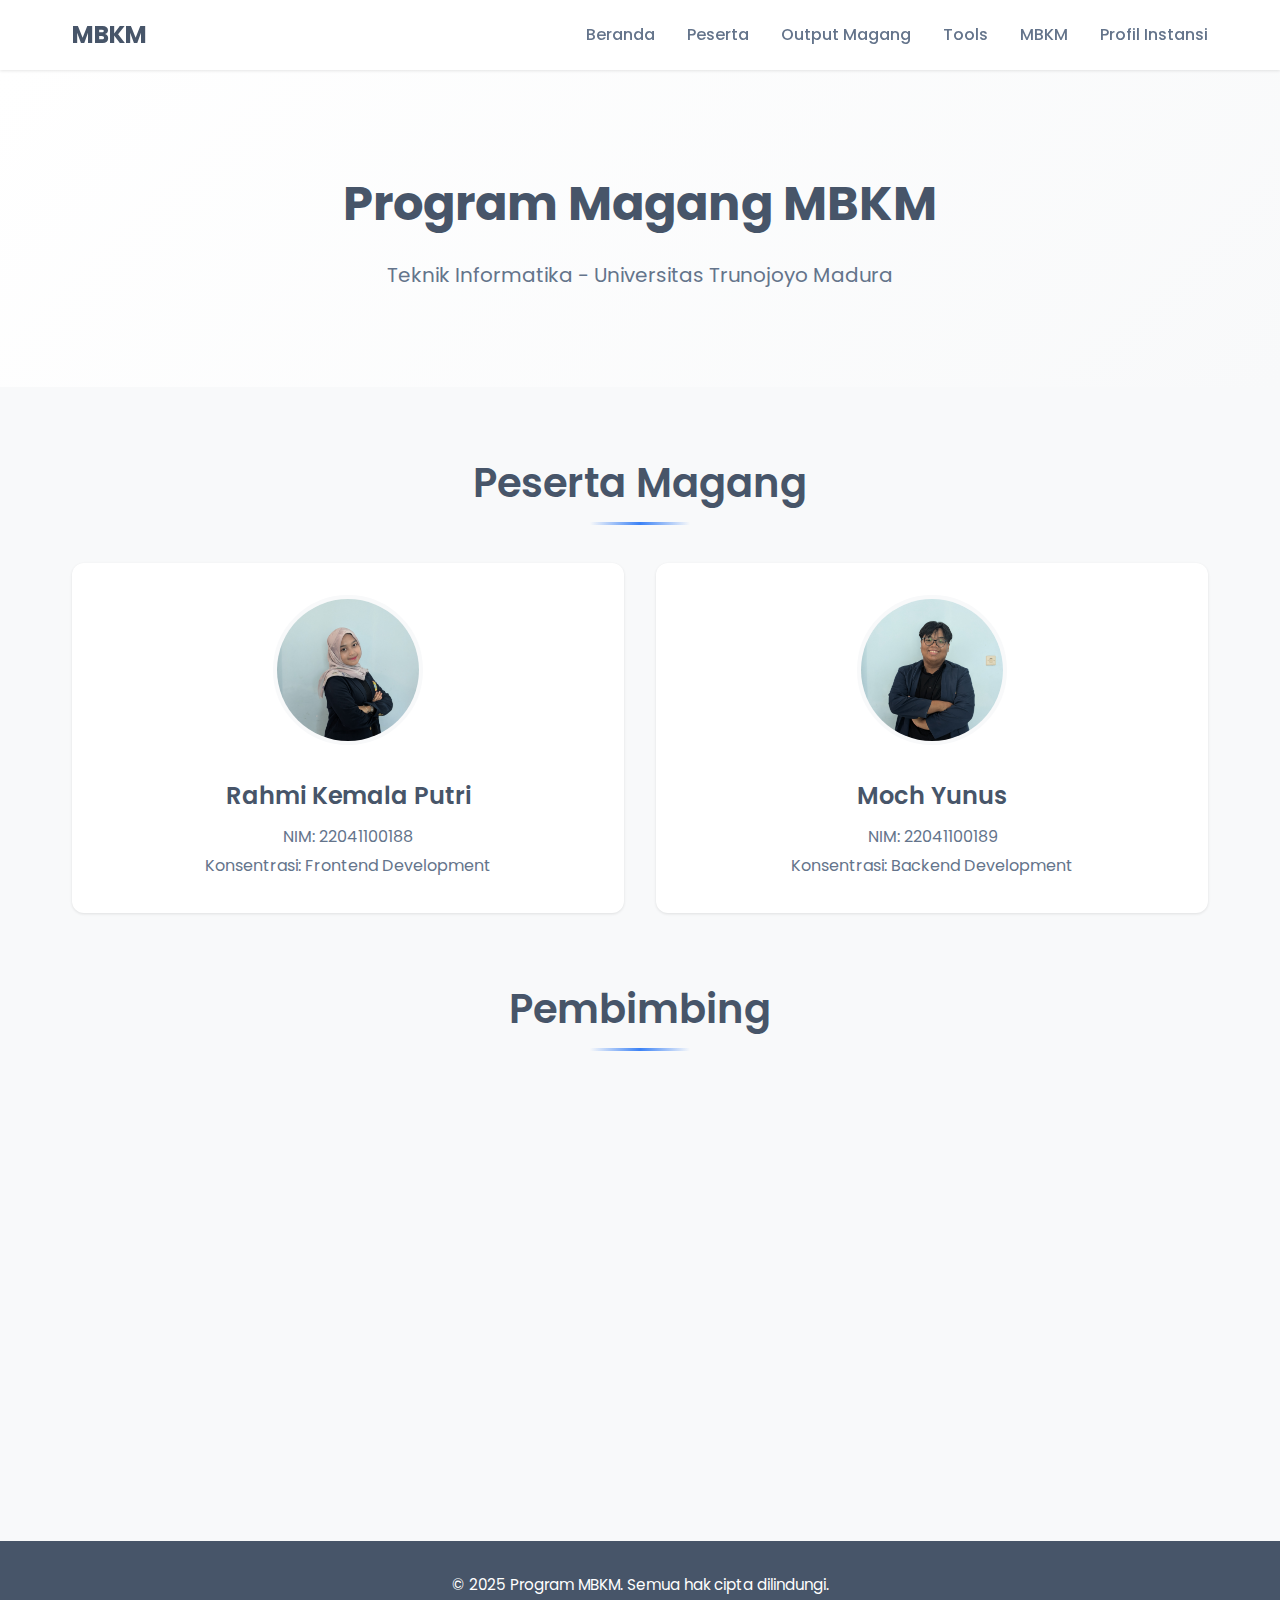
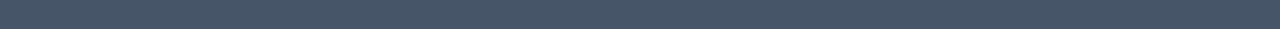
<file: index.html>
<!DOCTYPE html>
<html lang="id">
<head>
    <meta charset="UTF-8">
    <meta name="viewport" content="width=device-width, initial-scale=1.0">
    <meta name="description" content="Portofolio Laporan Magang MBKM - Program Kampus Merdeka">
    <title>MBKM - Beranda</title>
    <link rel="stylesheet" href="assets/css/style.css">
    <link rel="stylesheet" href="https://cdn.jsdelivr.net/npm/bootstrap-icons@1.11.1/font/bootstrap-icons.css">
</head>
<body>
    <!-- Navbar -->
    <nav class="navbar">
        <div class="navbar-container">
            <a href="index.html" class="navbar-logo">MBKM</a>
            
            <div class="navbar-toggle">
                <span></span>
                <span></span>
                <span></span>
            </div>

            <ul class="navbar-menu">
                <li class="navbar-item">
                    <a href="index.html" class="navbar-link">Beranda</a>
                </li>
                <li class="navbar-item dropdown">
                    <span class="navbar-link">Peserta</span>
                    <div class="dropdown-menu">
                        <a href="peserta-rahmi.html" class="dropdown-item">Rahmi Kemala Putri</a>
                        <a href="peserta-yunus.html" class="dropdown-item">Moch Yunus</a>
                    </div>
                </li>
                <li class="navbar-item">
                    <a href="output.html" class="navbar-link">Output Magang</a>
                </li>
                <li class="navbar-item">
                    <a href="tools.html" class="navbar-link">Tools</a>
                </li>
                <li class="navbar-item">
                    <a href="mbkm.html" class="navbar-link">MBKM</a>
                </li>
                <li class="navbar-item">
                    <a href="instansi.html" class="navbar-link">Profil Instansi</a>
                </li>
            </ul>
        </div>
    </nav>

    <!-- Hero Section -->
    <section class="hero">
        <div class="hero-content">
            <h1 class="hero-title">Program Magang MBKM</h1>
            <p class="hero-subtitle">Teknik Informatika - Universitas Trunojoyo Madura</p>
        </div>
    </section>

    <!-- Peserta Section -->
    <section class="section">
        <h2 class="section-title">Peserta Magang</h2>
        <div class="card-grid">
            <!-- Peserta 1 -->
            <a href="peserta-rahmi.html" class="card-link">
                <div class="card">
                    <img src="assets/img/Ami.jpg" alt="Ahmad Fauzi" class="card-img">
                    <h3 class="card-name">Rahmi Kemala Putri</h3>
                    <div class="card-info">
                        <p>NIM: 22041100188</p>
                        <p>Konsentrasi: Frontend Development</p>
                    </div>
                </div>
            </a>

            <!-- Peserta 2 -->
            <a href="peserta-yunus.html" class="card-link">
                <div class="card">
                    <img src="assets/img/Yunus.jpg" alt="Moch Yunus" class="card-img">
                    <h3 class="card-name">Moch Yunus</h3>
                    <div class="card-info">
                        <p>NIM: 22041100189</p>
                        <p>Konsentrasi: Backend Development</p>
                    </div>
                </div>
            </a>
        </div>
    </section>

    <!-- Pembimbing Section -->
    <section class="section">
        <h2 class="section-title">Pembimbing</h2>
        <div class="card-grid">
            <!-- Pembimbing Lapangan -->
            <div class="card">
                <img src="assets/img/mas-alfin.jpg" alt="Pembimbing Lapangan" class="card-img">
                <h3 class="card-name">Alfin Niam Habibi A.Md.Stat</h3>
                <div class="card-info">
                    <p>Pembimbing Lapangan</p>
                    <p>Divisi IT - BPS KAB BANGKALAN</p>
                </div>
            </div>

            <!-- Dosen Wali -->
            <div class="card">
                <img src="assets/img/Bu-rini.jpeg" alt="Dosen Wali" class="card-img">
                <h3 class="card-name">Andharini Dwi Cahyani, S.Kom., M.Kom. Ph.D.</h3>
                <div class="card-info">
                    <p>Dosen Wali</p>
                    <p>Fakultas Teknik</Table></p>
                </div>
            </div>
        </div>
    </section>

    <!-- Footer -->
    <footer class="footer">
        <p>&copy; 2025 Program MBKM. Semua hak cipta dilindungi.</p>
    </footer>

    <script src="assets/js/script.js"></script>
</body>
</html>
</file>
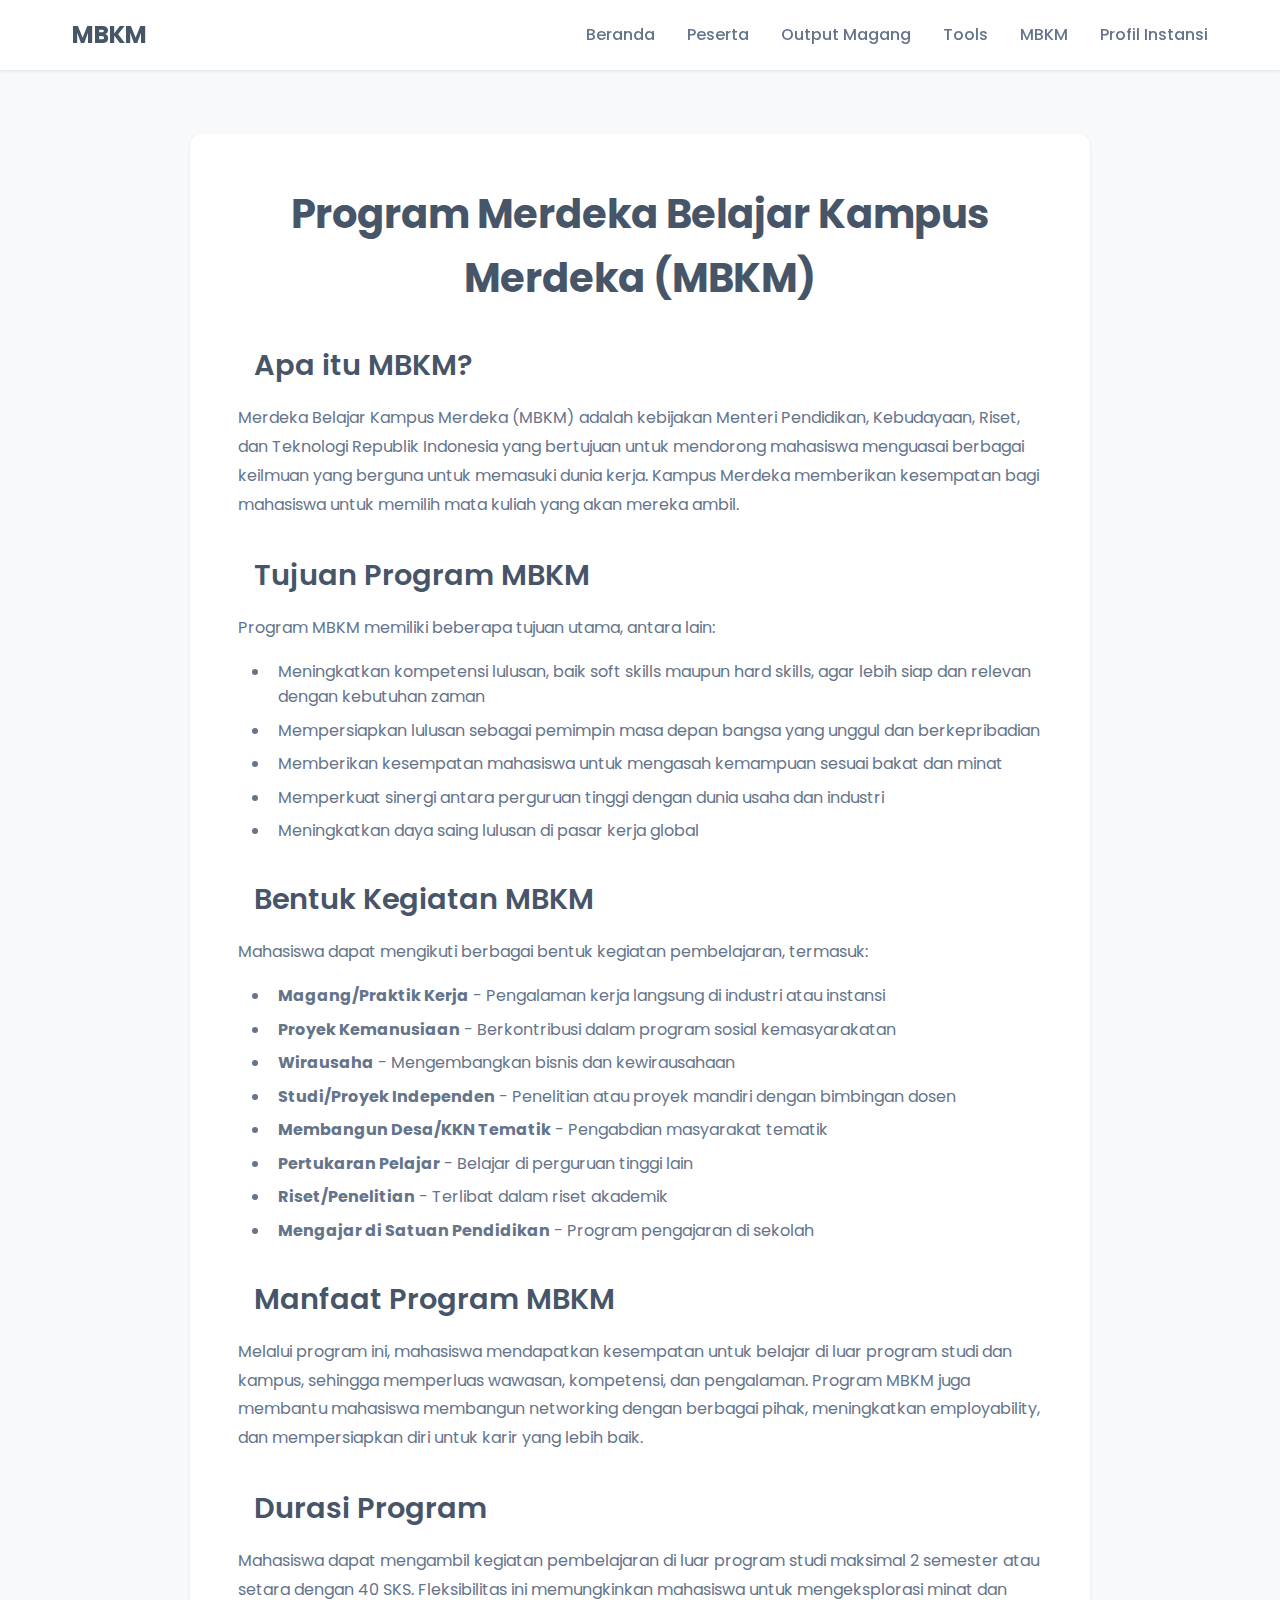
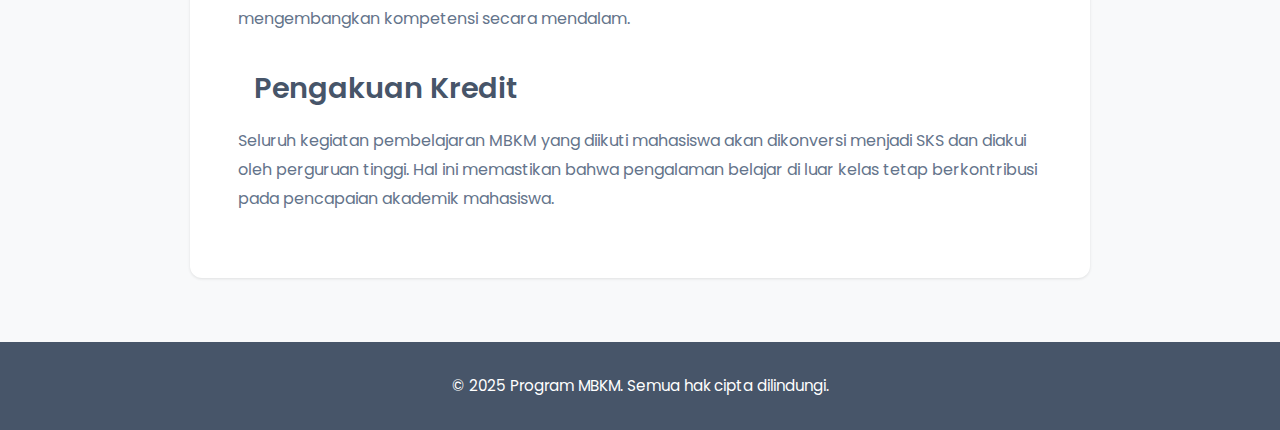
<file: mbkm.html>
<!DOCTYPE html>
<html lang="id">
<head>
    <meta charset="UTF-8">
    <meta name="viewport" content="width=device-width, initial-scale=1.0">
    <meta name="description" content="Tentang Program MBKM - Merdeka Belajar Kampus Merdeka">
    <title>Program MBKM</title>
    <link rel="stylesheet" href="assets/css/style.css">
</head>
<body>
    <!-- Navbar -->
    <nav class="navbar">
        <div class="navbar-container">
            <a href="index.html" class="navbar-logo">MBKM</a>
            
            <div class="navbar-toggle">
                <span></span>
                <span></span>
                <span></span>
            </div>

            <ul class="navbar-menu">
                <li class="navbar-item">
                    <a href="index.html" class="navbar-link">Beranda</a>
                </li>
                <li class="navbar-item dropdown">
                    <span class="navbar-link">Peserta</span>
                    <div class="dropdown-menu">
                        <a href="peserta-rahmi.html" class="dropdown-item">Rahmi Kemala Putri</a>
                        <a href="peserta-yunus.html" class="dropdown-item">Moch Yunus</a>
                    </div>
                </li>
                <li class="navbar-item">
                    <a href="output.html" class="navbar-link">Output Magang</a>
                </li>
                <li class="navbar-item">
                    <a href="tools.html" class="navbar-link">Tools</a>
                </li>
                <li class="navbar-item">
                    <a href="mbkm.html" class="navbar-link">MBKM</a>
                </li>
                <li class="navbar-item">
                    <a href="instansi.html" class="navbar-link">Profil Instansi</a>
                </li>
            </ul>
        </div>
    </nav>

    <!-- Content Section -->
    <section class="content-section">
        <h1>Program Merdeka Belajar Kampus Merdeka (MBKM)</h1>
        
        <h2>Apa itu MBKM?</h2>
        <p>
            Merdeka Belajar Kampus Merdeka (MBKM) adalah kebijakan Menteri Pendidikan, Kebudayaan, Riset, dan Teknologi Republik Indonesia yang bertujuan untuk mendorong mahasiswa menguasai berbagai keilmuan yang berguna untuk memasuki dunia kerja. Kampus Merdeka memberikan kesempatan bagi mahasiswa untuk memilih mata kuliah yang akan mereka ambil.
        </p>

        <h2>Tujuan Program MBKM</h2>
        <p>Program MBKM memiliki beberapa tujuan utama, antara lain:</p>
        <ul>
            <li>Meningkatkan kompetensi lulusan, baik soft skills maupun hard skills, agar lebih siap dan relevan dengan kebutuhan zaman</li>
            <li>Mempersiapkan lulusan sebagai pemimpin masa depan bangsa yang unggul dan berkepribadian</li>
            <li>Memberikan kesempatan mahasiswa untuk mengasah kemampuan sesuai bakat dan minat</li>
            <li>Memperkuat sinergi antara perguruan tinggi dengan dunia usaha dan industri</li>
            <li>Meningkatkan daya saing lulusan di pasar kerja global</li>
        </ul>

        <h2>Bentuk Kegiatan MBKM</h2>
        <p>Mahasiswa dapat mengikuti berbagai bentuk kegiatan pembelajaran, termasuk:</p>
        <ul>
            <li><strong>Magang/Praktik Kerja</strong> - Pengalaman kerja langsung di industri atau instansi</li>
            <li><strong>Proyek Kemanusiaan</strong> - Berkontribusi dalam program sosial kemasyarakatan</li>
            <li><strong>Wirausaha</strong> - Mengembangkan bisnis dan kewirausahaan</li>
            <li><strong>Studi/Proyek Independen</strong> - Penelitian atau proyek mandiri dengan bimbingan dosen</li>
            <li><strong>Membangun Desa/KKN Tematik</strong> - Pengabdian masyarakat tematik</li>
            <li><strong>Pertukaran Pelajar</strong> - Belajar di perguruan tinggi lain</li>
            <li><strong>Riset/Penelitian</strong> - Terlibat dalam riset akademik</li>
            <li><strong>Mengajar di Satuan Pendidikan</strong> - Program pengajaran di sekolah</li>
        </ul>

        <h2>Manfaat Program MBKM</h2>
        <p>
            Melalui program ini, mahasiswa mendapatkan kesempatan untuk belajar di luar program studi dan kampus, sehingga memperluas wawasan, kompetensi, dan pengalaman. Program MBKM juga membantu mahasiswa membangun networking dengan berbagai pihak, meningkatkan employability, dan mempersiapkan diri untuk karir yang lebih baik.
        </p>

        <h2>Durasi Program</h2>
        <p>
            Mahasiswa dapat mengambil kegiatan pembelajaran di luar program studi maksimal 2 semester atau setara dengan 40 SKS. Fleksibilitas ini memungkinkan mahasiswa untuk mengeksplorasi minat dan mengembangkan kompetensi secara mendalam.
        </p>

        <h2>Pengakuan Kredit</h2>
        <p>
            Seluruh kegiatan pembelajaran MBKM yang diikuti mahasiswa akan dikonversi menjadi SKS dan diakui oleh perguruan tinggi. Hal ini memastikan bahwa pengalaman belajar di luar kelas tetap berkontribusi pada pencapaian akademik mahasiswa.
        </p>
    </section>

    <!-- Footer -->
    <footer class="footer">
        <p>&copy; 2025 Program MBKM. Semua hak cipta dilindungi.</p>
    </footer>

    <script src="assets/js/script.js"></script>
</body>
</html>
</file>
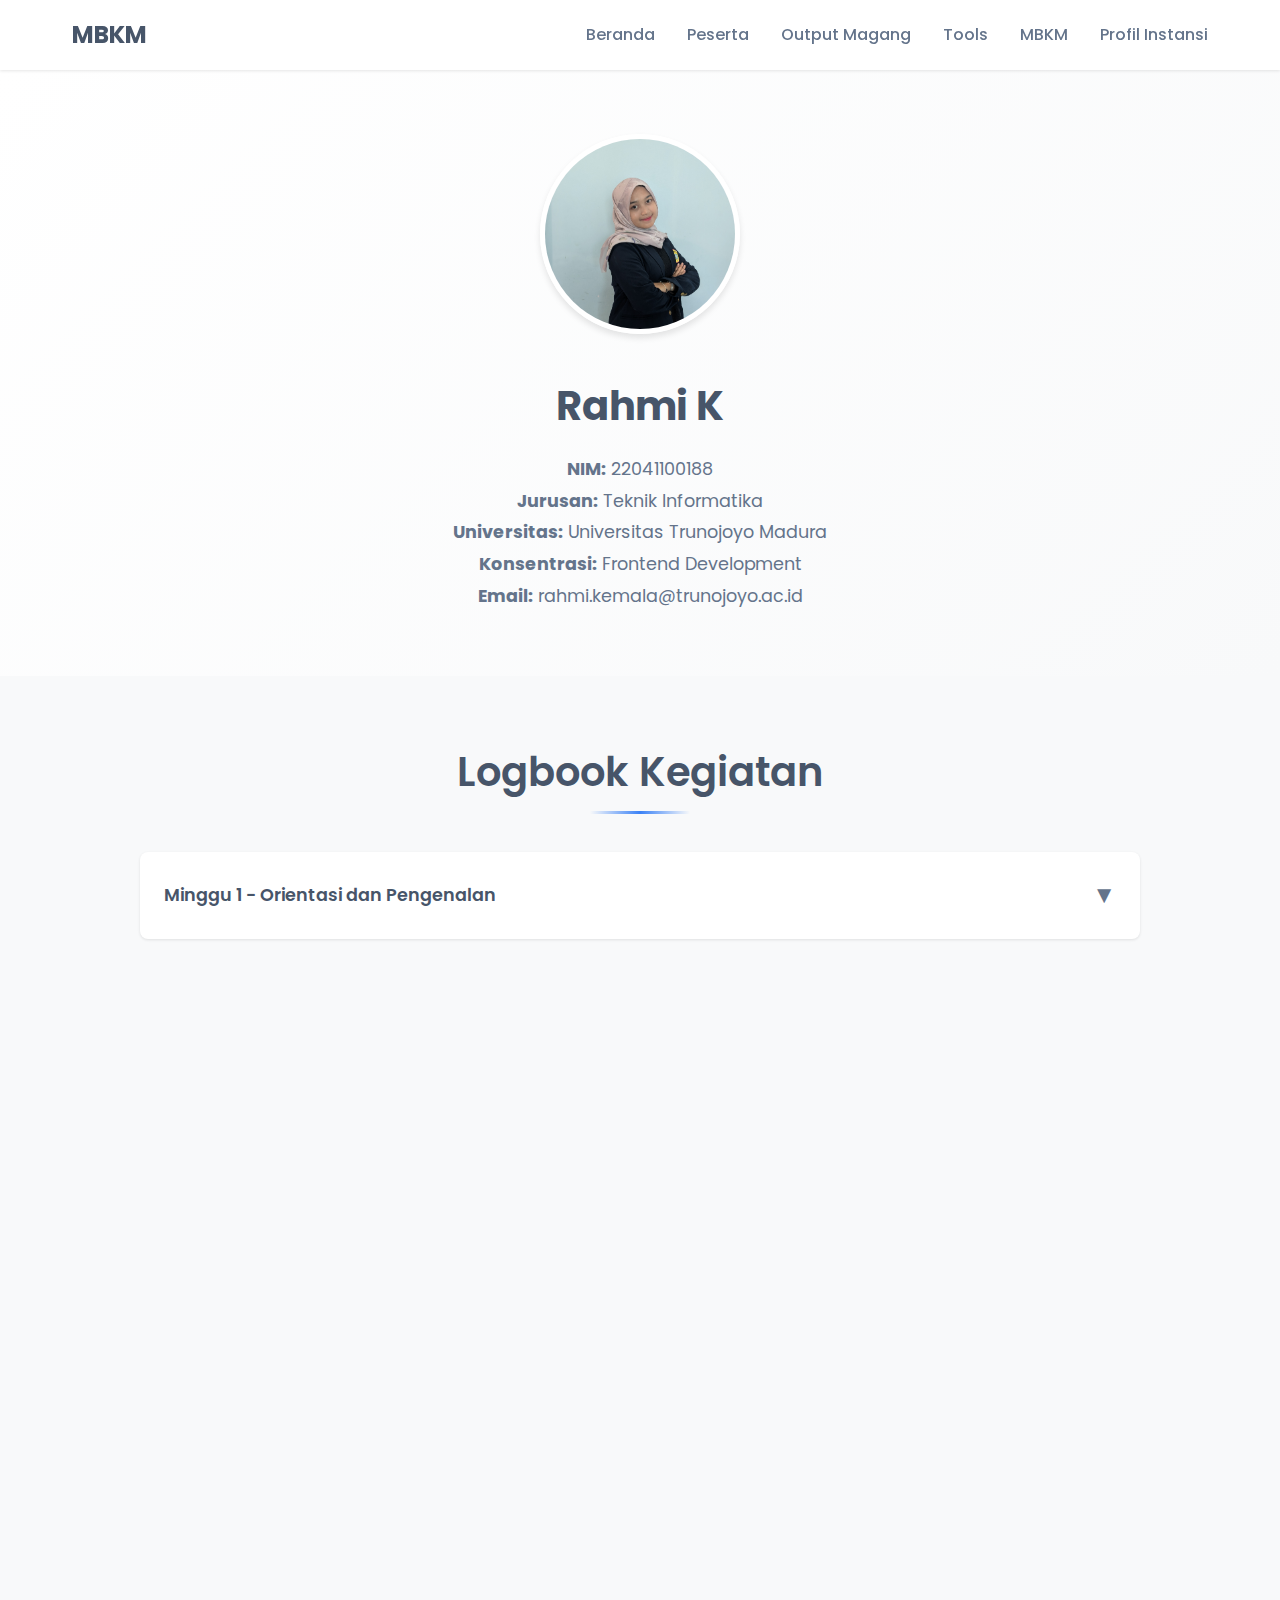
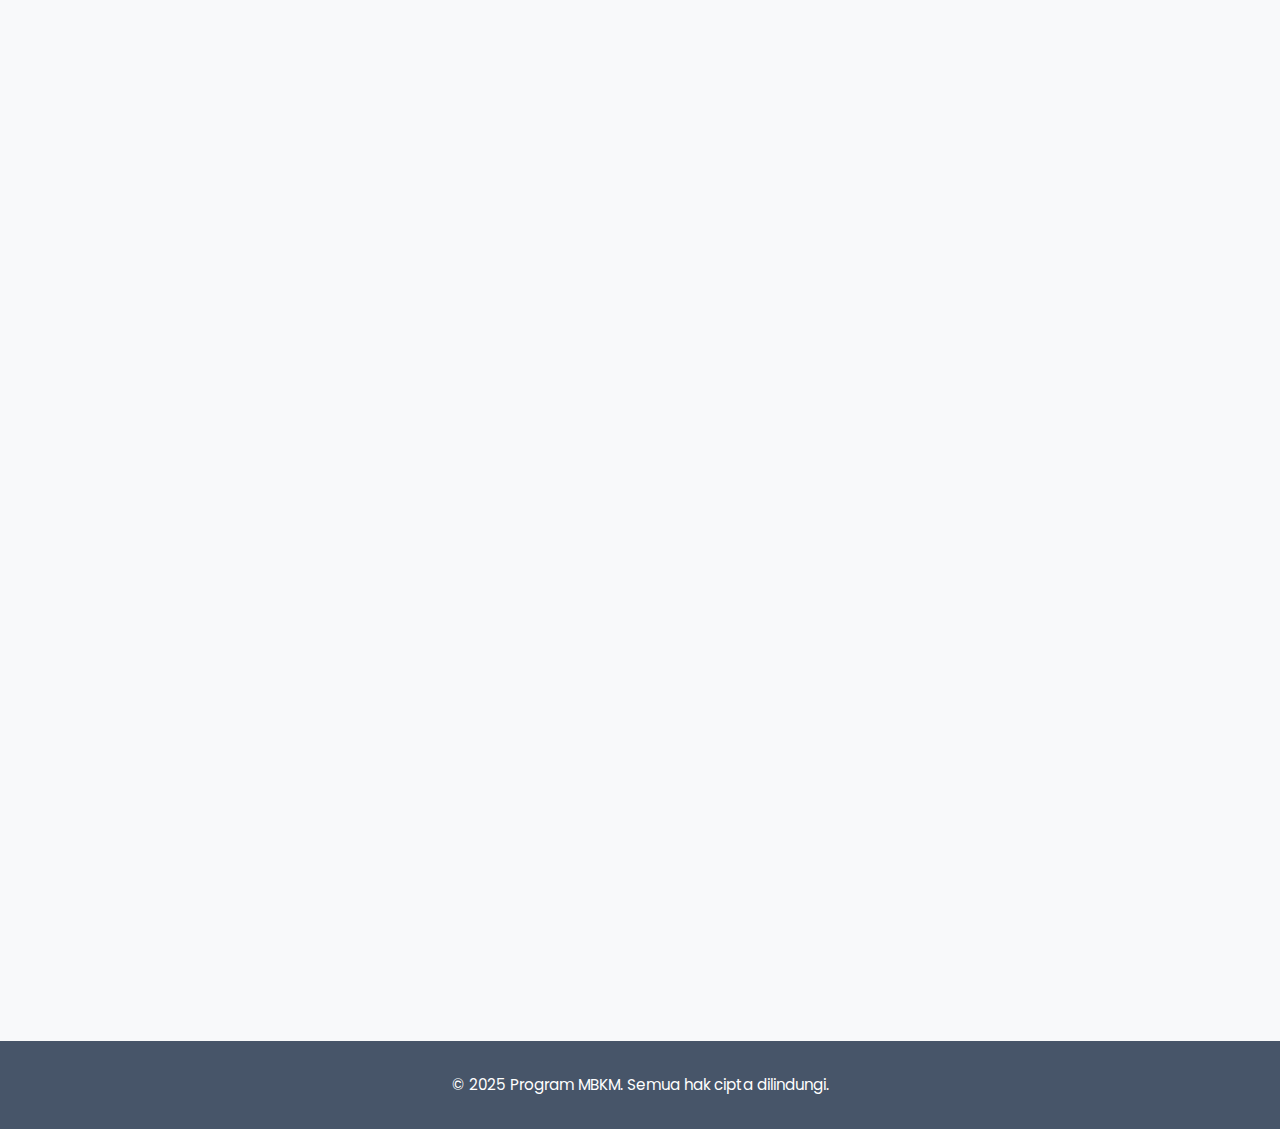
<file: peserta-rahmi.html>
<!DOCTYPE html>
<html lang="id">
<head>
    <meta charset="UTF-8">
    <meta name="viewport" content="width=device-width, initial-scale=1.0">
    <meta name="description" content="Profil Rahmi Kemala Putri - Peserta Magang MBKM">
    <title>Rahmi Kemala Putri - Profil Peserta</title>
    <link rel="stylesheet" href="assets/css/style.css">
</head>
<body>
    <!-- Navbar -->
    <nav class="navbar">
        <div class="navbar-container">
            <a href="index.html" class="navbar-logo">MBKM</a>
            
            <div class="navbar-toggle">
                <span></span>
                <span></span>
                <span></span>
            </div>

            <ul class="navbar-menu">
                <li class="navbar-item">
                    <a href="index.html" class="navbar-link">Beranda</a>
                </li>
                <li class="navbar-item dropdown">
                    <span class="navbar-link">Peserta</span>
                    <div class="dropdown-menu">
                        <a href="peserta-rahmi.html" class="dropdown-item">Rahmi Kemala Putri</a>
                        <a href="peserta-yunus.html" class="dropdown-item">Moch Yunus</a>
                    </div>
                </li>
                <li class="navbar-item">
                    <a href="output.html" class="navbar-link">Output Magang</a>
                </li>
                <li class="navbar-item">
                    <a href="tools.html" class="navbar-link">Tools</a>
                </li>
                <li class="navbar-item">
                    <a href="mbkm.html" class="navbar-link">MBKM</a>
                </li>
                <li class="navbar-item">
                    <a href="instansi.html" class="navbar-link">Profil Instansi</a>
                </li>
            </ul>
        </div>
    </nav>

    <!-- Profile Header -->
    <section class="profile-header">
        <img src="assets/img/Ami.jpg" alt="Rahmi Kemala Putri" class="profile-img">
        <h1 class="profile-name" data-name="Rahmi Kemala Putri"></h1>
        <div class="profile-info">
            <p><strong>NIM:</strong> 22041100188</p>
            <p><strong>Jurusan:</strong> Teknik Informatika</p>
            <p><strong>Universitas:</strong> Universitas Trunojoyo Madura</p>
            <p><strong>Konsentrasi:</strong> Frontend Development</p>
            <p><strong>Email:</strong> rahmi.kemala@trunojoyo.ac.id</p>
        </div>
    </section>

    <!-- Logbook Section -->
    <section class="section">
        <h2 class="section-title">Logbook Kegiatan</h2>
        <div class="accordion">
            <!-- Week 1 -->
            <div class="accordion-item">
                <div class="accordion-header">
                    <h3 class="accordion-title">Minggu 1 - Orientasi dan Pengenalan</h3>
                    <span class="accordion-icon">▼</span>
                </div>
                <div class="accordion-content">
                    <div class="accordion-body">
                        <p><strong>Tanggal:</strong> 4-8 Agustus 2025</p>
                        <p><strong>Kegiatan:</strong></p>
                        <ul>
                            <li>Mengikuti orientasi perusahaan dan perkenalan dengan tim</li>
                            <li>Mempelajari struktur organisasi dan alur kerja divisi IT</li>
                            <li>Setup development environment dan akses ke repository</li>
                            <li>Briefing tentang project yang akan dikerjakan</li>
                        </ul>
                    </div>
                </div>
            </div>

            <!-- Week 2 -->
            <div class="accordion-item">
                <div class="accordion-header">
                    <h3 class="accordion-title">Minggu 2 - Analisis Kebutuhan Sistem</h3>
                    <span class="accordion-icon">▼</span>
                </div>
                <div class="accordion-content">
                    <div class="accordion-body">
                        <p><strong>Tanggal:</strong> 11-15 Agustus 2025</p>
                        <p><strong>Kegiatan:</strong></p>
                        <ul>
                            <li>Meeting dengan stakeholder untuk requirement gathering</li>
                            <li>Membuat dokumentasi analisis kebutuhan sistem</li>
                            <li>Merancang database schema untuk aplikasi</li>
                            <li>Membuat wireframe dan mockup UI/UX</li>
                        </ul>
                    </div>
                </div>
            </div>

            <!-- Week 3 -->
            <div class="accordion-item">
                <div class="accordion-header">
                    <h3 class="accordion-title">Minggu 3 - Persiapan Development</h3>
                    <span class="accordion-icon">▼</span>
                </div>
                <div class="accordion-content">
                    <div class="accordion-body">
                        <p><strong>Tanggal:</strong> 18-22 Agustus 2025</p>
                        <p><strong>Kegiatan:</strong></p>
                        <ul>
                            <li>Setup project structure dan konfigurasi awal</li>
                            <li>Instalasi dependencies dan library yang dibutuhkan</li>
                            <li>Membuat component structure untuk frontend</li>
                            <li>Setup version control dan branching strategy</li>
                        </ul>
                    </div>
                </div>
            </div>

            <!-- Week 4 -->
            <div class="accordion-item">
                <div class="accordion-header">
                    <h3 class="accordion-title">Minggu 4 - Development UI Components</h3>
                    <span class="accordion-icon">▼</span>
                </div>
                <div class="accordion-content">
                    <div class="accordion-body">
                        <p><strong>Tanggal:</strong> 25-29 Agustus 2025</p>
                        <p><strong>Kegiatan:</strong></p>
                        <ul>
                            <li>Implementasi komponen navbar dan sidebar</li>
                            <li>Membuat komponen form input reusable</li>
                            <li>Styling dengan CSS dan framework UI</li>
                            <li>Testing responsiveness komponen</li>
                        </ul>
                    </div>
                </div>
            </div>

            <!-- Week 5 -->
            <div class="accordion-item">
                <div class="accordion-header">
                    <h3 class="accordion-title">Minggu 5 - Integrasi API</h3>
                    <span class="accordion-icon">▼</span>
                </div>
                <div class="accordion-content">
                    <div class="accordion-body">
                        <p><strong>Tanggal:</strong> 1-5 September 2025</p>
                        <p><strong>Kegiatan:</strong></p>
                        <ul>
                            <li>Implementasi service layer untuk API calls</li>
                            <li>Setup axios dan interceptors</li>
                            <li>Integrasi authentication dengan backend</li>
                            <li>Testing API integration</li>
                        </ul>
                    </div>
                </div>
            </div>

            <!-- Week 6 -->
            <div class="accordion-item">
                <div class="accordion-header">
                    <h3 class="accordion-title">Minggu 6 - Implementasi Fitur Dashboard</h3>
                    <span class="accordion-icon">▼</span>
                </div>
                <div class="accordion-content">
                    <div class="accordion-body">
                        <p><strong>Tanggal:</strong> 8-12 September 2025</p>
                        <p><strong>Kegiatan:</strong></p>
                        <ul>
                            <li>Membuat halaman dashboard utama</li>
                            <li>Implementasi charts dan visualisasi data</li>
                            <li>Integrasi real-time data updates</li>
                            <li>Optimasi performa rendering</li>
                        </ul>
                    </div>
                </div>
            </div>

            <!-- Week 7 -->
            <div class="accordion-item">
                <div class="accordion-header">
                    <h3 class="accordion-title">Minggu 7 - Fitur CRUD Data</h3>
                    <span class="accordion-icon">▼</span>
                </div>
                <div class="accordion-content">
                    <div class="accordion-body">
                        <p><strong>Tanggal:</strong> 15-19 September 2025</p>
                        <p><strong>Kegiatan:</strong></p>
                        <ul>
                            <li>Implementasi halaman list data dengan pagination</li>
                            <li>Membuat form create dan update data</li>
                            <li>Implementasi delete dengan konfirmasi</li>
                            <li>Validasi form dan error handling</li>
                        </ul>
                    </div>
                </div>
            </div>

            <!-- Week 8 -->
            <div class="accordion-item">
                <div class="accordion-header">
                    <h3 class="accordion-title">Minggu 8 - Fitur Search & Filter</h3>
                    <span class="accordion-icon">▼</span>
                </div>
                <div class="accordion-content">
                    <div class="accordion-body">
                        <p><strong>Tanggal:</strong> 22-26 September 2025</p>
                        <p><strong>Kegiatan:</strong></p>
                        <ul>
                            <li>Implementasi search bar dengan debounce</li>
                            <li>Membuat filter dropdown dan date picker</li>
                            <li>Implementasi sorting data</li>
                            <li>Export data ke CSV/PDF</li>
                        </ul>
                    </div>
                </div>
            </div>

            <!-- Week 9 -->
            <div class="accordion-item">
                <div class="accordion-header">
                    <h3 class="accordion-title">Minggu 9 - State Management</h3>
                    <span class="accordion-icon">▼</span>
                </div>
                <div class="accordion-content">
                    <div class="accordion-body">
                        <p><strong>Tanggal:</strong> 29 September - 3 Oktober 2025</p>
                        <p><strong>Kegiatan:</strong></p>
                        <ul>
                            <li>Setup Redux/Context API untuk state management</li>
                            <li>Implementasi global state untuk user session</li>
                            <li>Optimasi re-rendering dengan memoization</li>
                            <li>Testing state management flow</li>
                        </ul>
                    </div>
                </div>
            </div>

            <!-- Week 10 -->
            <div class="accordion-item">
                <div class="accordion-header">
                    <h3 class="accordion-title">Minggu 10 - Responsive Design</h3>
                    <span class="accordion-icon">▼</span>
                </div>
                <div class="accordion-content">
                    <div class="accordion-body">
                        <p><strong>Tanggal:</strong> 6-10 Oktober 2025</p>
                        <p><strong>Kegiatan:</strong></p>
                        <ul>
                            <li>Optimasi layout untuk mobile dan tablet</li>
                            <li>Implementasi hamburger menu dan mobile navigation</li>
                            <li>Testing responsive design di berbagai device</li>
                            <li>Penyesuaian typography dan spacing</li>
                        </ul>
                    </div>
                </div>
            </div>

            <!-- Week 11 -->
            <div class="accordion-item">
                <div class="accordion-header">
                    <h3 class="accordion-title">Minggu 11 - Performance Optimization</h3>
                    <span class="accordion-icon">▼</span>
                </div>
                <div class="accordion-content">
                    <div class="accordion-body">
                        <p><strong>Tanggal:</strong> 13-17 Oktober 2025</p>
                        <p><strong>Kegiatan:</strong></p>
                        <ul>
                            <li>Code splitting dan lazy loading components</li>
                            <li>Optimasi bundle size dan asset loading</li>
                            <li>Implementasi caching strategy</li>
                            <li>Testing performance dengan Lighthouse</li>
                        </ul>
                    </div>
                </div>
            </div>

            <!-- Week 12 -->
            <div class="accordion-item">
                <div class="accordion-header">
                    <h3 class="accordion-title">Minggu 12 - Testing & Debugging</h3>
                    <span class="accordion-icon">▼</span>
                </div>
                <div class="accordion-content">
                    <div class="accordion-body">
                        <p><strong>Tanggal:</strong> 20-24 Oktober 2025</p>
                        <p><strong>Kegiatan:</strong></p>
                        <ul>
                            <li>Unit testing dengan Jest dan React Testing Library</li>
                            <li>Integration testing untuk flow utama</li>
                            <li>Bug fixing dan code review</li>
                            <li>Cross-browser testing</li>
                        </ul>
                    </div>
                </div>
            </div>

            <!-- Week 13 -->
            <div class="accordion-item">
                <div class="accordion-header">
                    <h3 class="accordion-title">Minggu 13 - UI/UX Enhancement</h3>
                    <span class="accordion-icon">▼</span>
                </div>
                <div class="accordion-content">
                    <div class="accordion-body">
                        <p><strong>Tanggal:</strong> 27-31 Oktober 2025</p>
                        <p><strong>Kegiatan:</strong></p>
                        <ul>
                            <li>Implementasi loading states dan skeleton screens</li>
                            <li>Menambahkan animasi dan transitions</li>
                            <li>Improvement accessibility (ARIA labels)</li>
                            <li>User feedback dengan toast notifications</li>
                        </ul>
                    </div>
                </div>
            </div>

            <!-- Week 14 -->
            <div class="accordion-item">
                <div class="accordion-header">
                    <h3 class="accordion-title">Minggu 14 - Dokumentasi & Refactoring</h3>
                    <span class="accordion-icon">▼</span>
                </div>
                <div class="accordion-content">
                    <div class="accordion-body">
                        <p><strong>Tanggal:</strong> 3-7 November 2025</p>
                        <p><strong>Kegiatan:</strong></p>
                        <ul>
                            <li>Membuat dokumentasi teknis komponen</li>
                            <li>Code refactoring untuk clean code</li>
                            <li>Setup Storybook untuk component documentation</li>
                            <li>Update README dan contributing guidelines</li>
                        </ul>
                    </div>
                </div>
            </div>

            <!-- Week 15 -->
            <div class="accordion-item">
                <div class="accordion-header">
                    <h3 class="accordion-title">Minggu 15 - Deployment Preparation</h3>
                    <span class="accordion-icon">▼</span>
                </div>
                <div class="accordion-content">
                    <div class="accordion-body">
                        <p><strong>Tanggal:</strong> 10-14 November 2025</p>
                        <p><strong>Kegiatan:</strong></p>
                        <ul>
                            <li>Setup CI/CD pipeline dengan GitHub Actions</li>
                            <li>Konfigurasi environment variables</li>
                            <li>Build optimization untuk production</li>
                            <li>Testing di staging environment</li>
                        </ul>
                    </div>
                </div>
            </div>

            <!-- Week 16 -->
            <div class="accordion-item">
                <div class="accordion-header">
                    <h3 class="accordion-title">Minggu 16 - Deployment & Monitoring</h3>
                    <span class="accordion-icon">▼</span>
                </div>
                <div class="accordion-content">
                    <div class="accordion-body">
                        <p><strong>Tanggal:</strong> 17-21 November 2025</p>
                        <p><strong>Kegiatan:</strong></p>
                        <ul>
                            <li>Deployment aplikasi ke production server</li>
                            <li>Setup monitoring dan error tracking (Sentry)</li>
                            <li>Performance monitoring dengan analytics</li>
                            <li>Post-deployment testing</li>
                        </ul>
                    </div>
                </div>
            </div>

            <!-- Week 17 -->
            <div class="accordion-item">
                <div class="accordion-header">
                    <h3 class="accordion-title">Minggu 17 - Evaluasi & Penutupan</h3>
                    <span class="accordion-icon">▼</span>
                </div>
                <div class="accordion-content">
                    <div class="accordion-body">
                        <p><strong>Tanggal:</strong> 1-5 Desember 2025</p>
                        <p><strong>Kegiatan:</strong></p>
                        <ul>
                            <li>Evaluasi hasil kerja dan pencapaian target</li>
                            <li>Presentasi project kepada tim dan stakeholder</li>
                            <li>Knowledge transfer dan handover dokumentasi</li>
                            <li>Penyusunan laporan akhir magang</li>
                        </ul>
                    </div>
                </div>
            </div>
        </div>
    </section>

    <!-- Footer -->
    <footer class="footer">
        <p>&copy; 2025 Program MBKM. Semua hak cipta dilindungi.</p>
    </footer>

    <script src="assets/js/script.js"></script>
</body>
</html>
</file>
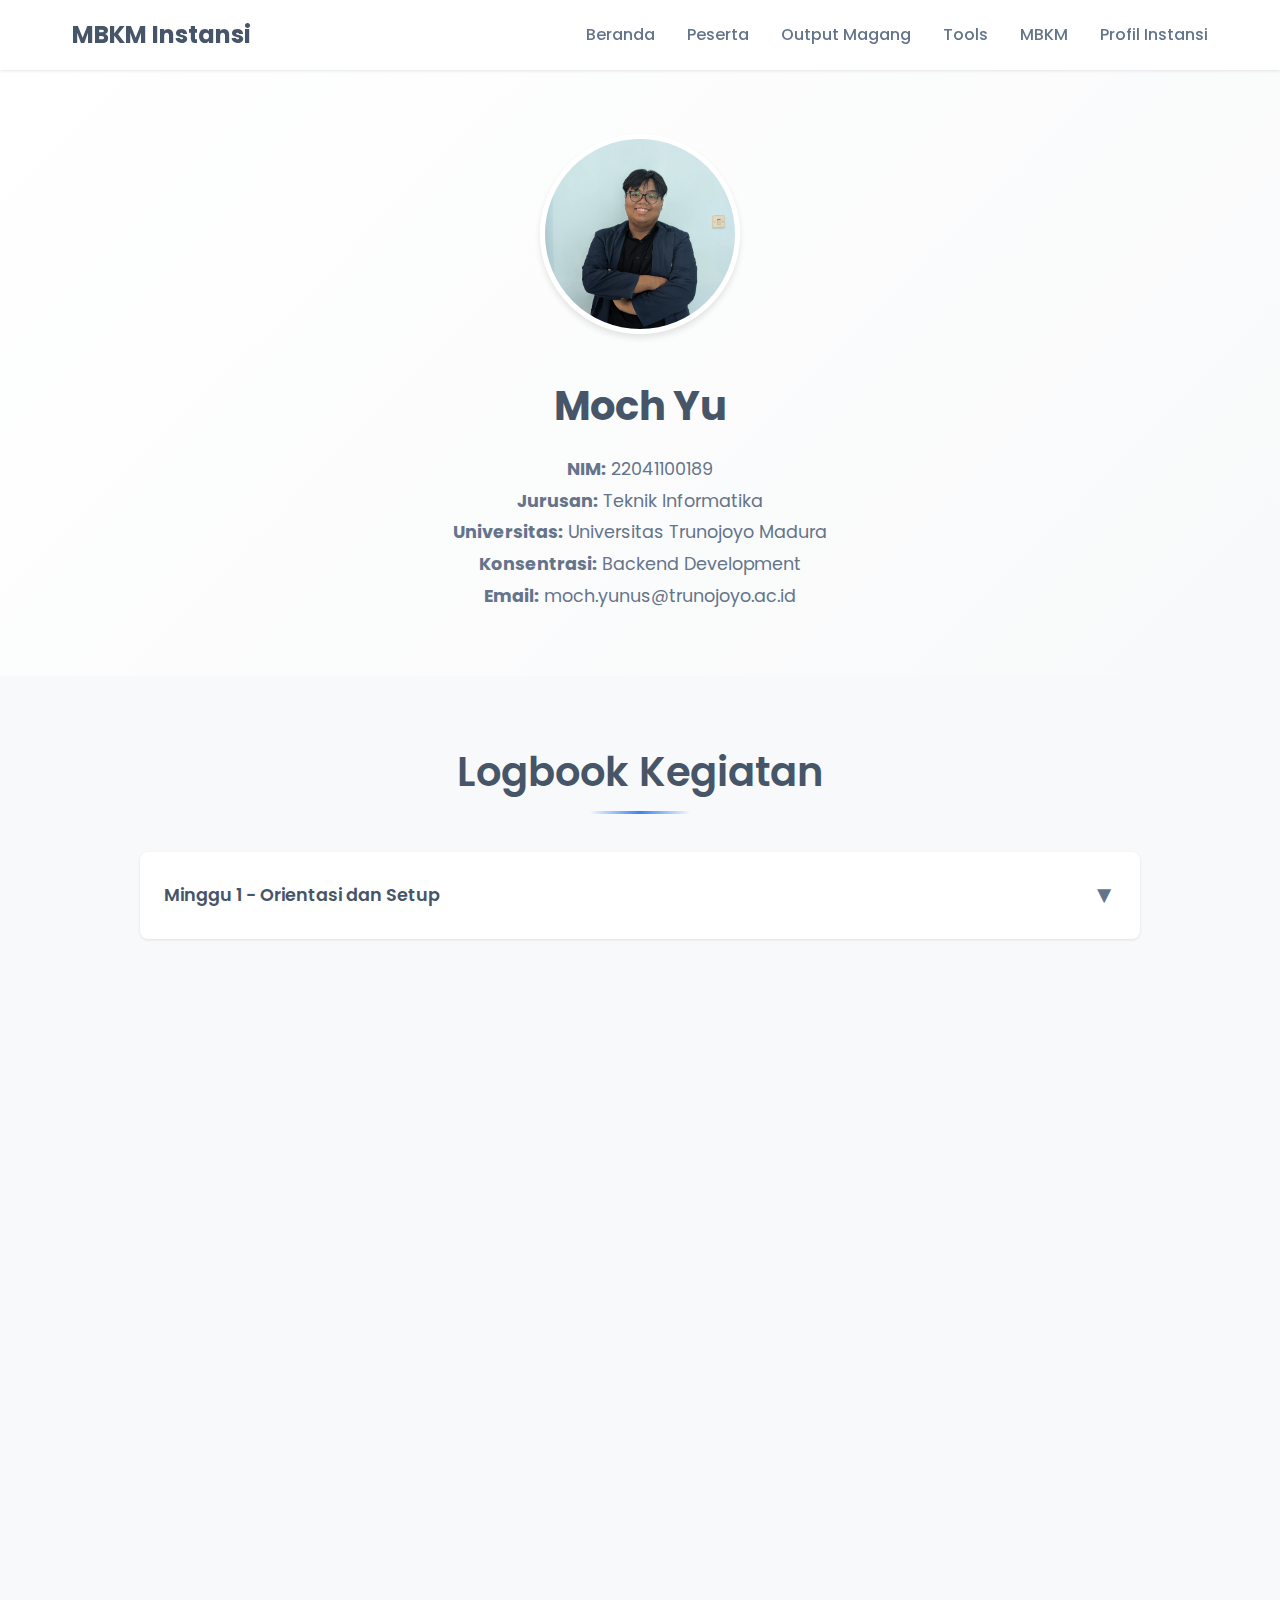
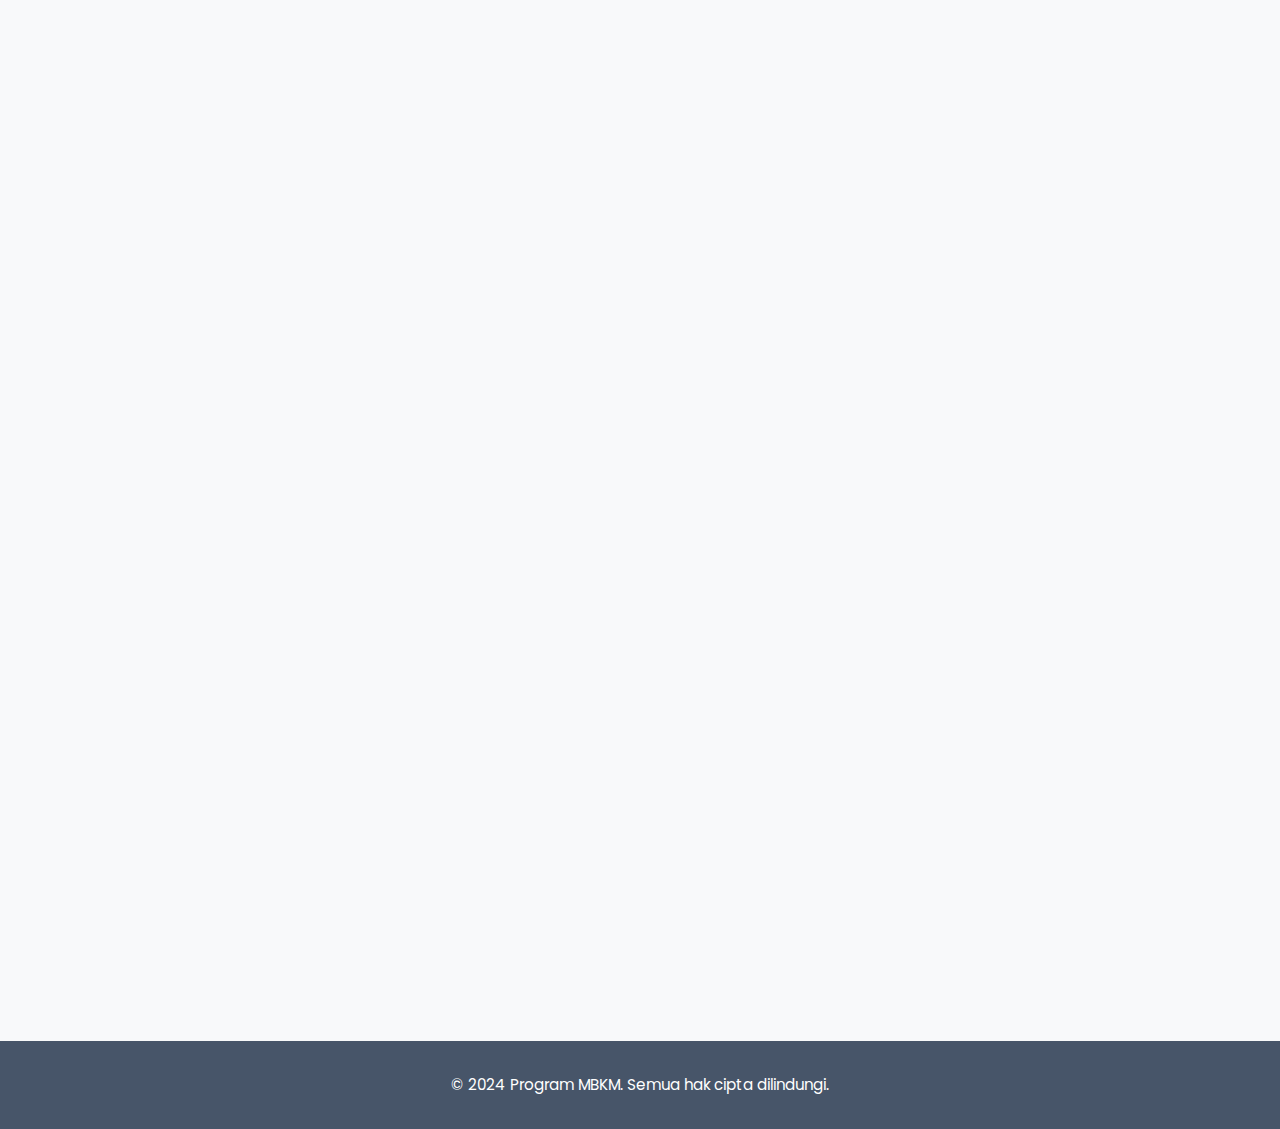
<file: peserta-yunus.html>
<!DOCTYPE html>
<html lang="id">
<head>
    <meta charset="UTF-8">
    <meta name="viewport" content="width=device-width, initial-scale=1.0">
    <meta name="description" content="Profil Moch Yunus - Peserta Magang MBKM">
    <title>Moch Yunus - Profil Peserta</title>
    <link rel="stylesheet" href="assets/css/style.css">
</head>
<body>
    <!-- Navbar -->
    <nav class="navbar">
        <div class="navbar-container">
            <a href="index.html" class="navbar-logo">MBKM Instansi</a>
            
            <div class="navbar-toggle">
                <span></span>
                <span></span>
                <span></span>
            </div>

            <ul class="navbar-menu">
                <li class="navbar-item">
                    <a href="index.html" class="navbar-link">Beranda</a>
                </li>
                <li class="navbar-item dropdown">
                    <span class="navbar-link">Peserta</span>
                    <div class="dropdown-menu">
                        <a href="peserta-rahmi.html" class="dropdown-item">Rahmi Kemala Putri</a>
                        <a href="peserta-yunus.html" class="dropdown-item">Moch Yunus</a>
                    </div>
                </li>
                <li class="navbar-item">
                    <a href="output.html" class="navbar-link">Output Magang</a>
                </li>
                <li class="navbar-item">
                    <a href="tools.html" class="navbar-link">Tools</a>
                </li>
                <li class="navbar-item">
                    <a href="mbkm.html" class="navbar-link">MBKM</a>
                </li>
                <li class="navbar-item">
                    <a href="instansi.html" class="navbar-link">Profil Instansi</a>
                </li>
            </ul>
        </div>
    </nav>

    <!-- Profile Header -->
    <section class="profile-header">
        <img src="assets/img/Yunus.jpg" alt="Moch Yunus" class="profile-img">
        <h1 class="profile-name" data-name="Moch Yunus"></h1>
        <div class="profile-info">
            <p><strong>NIM:</strong> 22041100189</p>
            <p><strong>Jurusan:</strong> Teknik Informatika</p>
            <p><strong>Universitas:</strong> Universitas Trunojoyo Madura</p>
            <p><strong>Konsentrasi:</strong> Backend Development</p>
            <p><strong>Email:</strong> moch.yunus@trunojoyo.ac.id</p>
        </div>
    </section>

    <!-- Logbook Section -->
    <section class="section">
        <h2 class="section-title">Logbook Kegiatan</h2>
        <div class="accordion">
            <!-- Week 1 -->
            <div class="accordion-item">
                <div class="accordion-header">
                    <h3 class="accordion-title">Minggu 1 - Orientasi dan Setup</h3>
                    <span class="accordion-icon">▼</span>
                </div>
                <div class="accordion-content">
                    <div class="accordion-body">
                        <p><strong>Tanggal:</strong> 4-8 Agustus 2025</p>
                        <p><strong>Kegiatan:</strong></p>
                        <ul>
                            <li>Perkenalan dengan tim Backend dan divisi Infrastructure</li>
                            <li>Setup development environment dan server access</li>
                            <li>Pengenalan arsitektur sistem dan tech stack</li>
                            <li>Briefing project dan requirement analysis</li>
                        </ul>
                    </div>
                </div>
            </div>

            <!-- Week 2 -->
            <div class="accordion-item">
                <div class="accordion-header">
                    <h3 class="accordion-title">Minggu 2 - Database Design</h3>
                    <span class="accordion-icon">▼</span>
                </div>
                <div class="accordion-content">
                    <div class="accordion-body">
                        <p><strong>Tanggal:</strong> 11-15 Agustus 2025</p>
                        <p><strong>Kegiatan:</strong></p>
                        <ul>
                            <li>Merancang Entity Relationship Diagram (ERD)</li>
                            <li>Normalisasi database dan optimasi struktur</li>
                            <li>Membuat migration scripts</li>
                            <li>Setup database indexes dan constraints</li>
                        </ul>
                    </div>
                </div>
            </div>

            <!-- Week 3 -->
            <div class="accordion-item">
                <div class="accordion-header">
                    <h3 class="accordion-title">Minggu 3 - API Architecture</h3>
                    <span class="accordion-icon">▼</span>
                </div>
                <div class="accordion-content">
                    <div class="accordion-body">
                        <p><strong>Tanggal:</strong> 18-22 Agustus 2025</p>
                        <p><strong>Kegiatan:</strong></p>
                        <ul>
                            <li>Merancang RESTful API endpoints</li>
                            <li>Setup project structure dengan MVC pattern</li>
                            <li>Implementasi routing dan middleware</li>
                            <li>Konfigurasi CORS dan security headers</li>
                        </ul>
                    </div>
                </div>
            </div>

            <!-- Week 4 -->
            <div class="accordion-item">
                <div class="accordion-header">
                    <h3 class="accordion-title">Minggu 4 - Authentication System</h3>
                    <span class="accordion-icon">▼</span>
                </div>
                <div class="accordion-content">
                    <div class="accordion-body">
                        <p><strong>Tanggal:</strong> 25-29 Agustus 2025</p>
                        <p><strong>Kegiatan:</strong></p>
                        <ul>
                            <li>Implementasi JWT authentication</li>
                            <li>Membuat login, register, dan logout endpoints</li>
                            <li>Setup password hashing dengan bcrypt</li>
                            <li>Implementasi refresh token mechanism</li>
                        </ul>
                    </div>
                </div>
            </div>

            <!-- Week 5 -->
            <div class="accordion-item">
                <div class="accordion-header">
                    <h3 class="accordion-title">Minggu 5 - Authorization & Role Management</h3>
                    <span class="accordion-icon">▼</span>
                </div>
                <div class="accordion-content">
                    <div class="accordion-body">
                        <p><strong>Tanggal:</strong> 1-5 September 2025</p>
                        <p><strong>Kegiatan:</strong></p>
                        <ul>
                            <li>Implementasi role-based access control (RBAC)</li>
                            <li>Membuat middleware untuk authorization</li>
                            <li>Setup permission management</li>
                            <li>Testing access control flow</li>
                        </ul>
                    </div>
                </div>
            </div>

            <!-- Week 6 -->
            <div class="accordion-item">
                <div class="accordion-header">
                    <h3 class="accordion-title">Minggu 6 - CRUD Operations</h3>
                    <span class="accordion-icon">▼</span>
                </div>
                <div class="accordion-content">
                    <div class="accordion-body">
                        <p><strong>Tanggal:</strong> 8-12 September 2025</p>
                        <p><strong>Kegiatan:</strong></p>
                        <ul>
                            <li>Implementasi Create, Read, Update, Delete endpoints</li>
                            <li>Setup data validation dengan Joi/Validator</li>
                            <li>Error handling dan custom error messages</li>
                            <li>Testing CRUD operations</li>
                        </ul>
                    </div>
                </div>
            </div>

            <!-- Week 7 -->
            <div class="accordion-item">
                <div class="accordion-header">
                    <h3 class="accordion-title">Minggu 7 - Query Optimization</h3>
                    <span class="accordion-icon">▼</span>
                </div>
                <div class="accordion-content">
                    <div class="accordion-body">
                        <p><strong>Tanggal:</strong> 15-19 September 2025</p>
                        <p><strong>Kegiatan:</strong></p>
                        <ul>
                            <li>Implementasi pagination dan sorting</li>
                            <li>Optimasi query dengan JOIN dan indexing</li>
                            <li>Setup query caching mechanism</li>
                            <li>Performance testing dan benchmarking</li>
                        </ul>
                    </div>
                </div>
            </div>

            <!-- Week 8 -->
            <div class="accordion-item">
                <div class="accordion-header">
                    <h3 class="accordion-title">Minggu 8 - File Upload & Storage</h3>
                    <span class="accordion-icon">▼</span>
                </div>
                <div class="accordion-content">
                    <div class="accordion-body">
                        <p><strong>Tanggal:</strong> 22-26 September 2025</p>
                        <p><strong>Kegiatan:</strong></p>
                        <ul>
                            <li>Implementasi file upload dengan Multer</li>
                            <li>Setup cloud storage integration (AWS S3/Azure)</li>
                            <li>Image processing dan compression</li>
                            <li>File validation dan security checks</li>
                        </ul>
                    </div>
                </div>
            </div>

            <!-- Week 9 -->
            <div class="accordion-item">
                <div class="accordion-header">
                    <h3 class="accordion-title">Minggu 9 - Email & Notification Service</h3>
                    <span class="accordion-icon">▼</span>
                </div>
                <div class="accordion-content">
                    <div class="accordion-body">
                        <p><strong>Tanggal:</strong> 29 September - 3 Oktober 2025</p>
                        <p><strong>Kegiatan:</strong></p>
                        <ul>
                            <li>Setup email service dengan Nodemailer/SendGrid</li>
                            <li>Implementasi email templates</li>
                            <li>Membuat notification system</li>
                            <li>Setup queue untuk background jobs</li>
                        </ul>
                    </div>
                </div>
            </div>

            <!-- Week 10 -->
            <div class="accordion-item">
                <div class="accordion-header">
                    <h3 class="accordion-title">Minggu 10 - API Documentation</h3>
                    <span class="accordion-icon">▼</span>
                </div>
                <div class="accordion-content">
                    <div class="accordion-body">
                        <p><strong>Tanggal:</strong> 6-10 Oktober 2025</p>
                        <p><strong>Kegiatan:</strong></p>
                        <ul>
                            <li>Setup Swagger/OpenAPI documentation</li>
                            <li>Dokumentasi semua endpoints dengan examples</li>
                            <li>Membuat API versioning strategy</li>
                            <li>Testing documentation dengan Postman</li>
                        </ul>
                    </div>
                </div>
            </div>

            <!-- Week 11 -->
            <div class="accordion-item">
                <div class="accordion-header">
                    <h3 class="accordion-title">Minggu 11 - Security Implementation</h3>
                    <span class="accordion-icon">▼</span>
                </div>
                <div class="accordion-content">
                    <div class="accordion-body">
                        <p><strong>Tanggal:</strong> 13-17 Oktober 2025</p>
                        <p><strong>Kegiatan:</strong></p>
                        <ul>
                            <li>Implementasi rate limiting dan throttling</li>
                            <li>Setup helmet.js untuk security headers</li>
                            <li>SQL injection dan XSS prevention</li>
                            <li>Security audit dan vulnerability scanning</li>
                        </ul>
                    </div>
                </div>
            </div>

            <!-- Week 12 -->
            <div class="accordion-item">
                <div class="accordion-header">
                    <h3 class="accordion-title">Minggu 12 - Testing & Validation</h3>
                    <span class="accordion-icon">▼</span>
                </div>
                <div class="accordion-content">
                    <div class="accordion-body">
                        <p><strong>Tanggal:</strong> 20-24 Oktober 2025</p>
                        <p><strong>Kegiatan:</strong></p>
                        <ul>
                            <li>Unit testing dengan Jest/Mocha</li>
                            <li>Integration testing untuk API endpoints</li>
                            <li>Load testing dengan Artillery/K6</li>
                            <li>Bug fixing dan code review</li>
                        </ul>
                    </div>
                </div>
            </div>

            <!-- Week 13 -->
            <div class="accordion-item">
                <div class="accordion-header">
                    <h3 class="accordion-title">Minggu 13 - Logging & Monitoring</h3>
                    <span class="accordion-icon">▼</span>
                </div>
                <div class="accordion-content">
                    <div class="accordion-body">
                        <p><strong>Tanggal:</strong> 27-31 Oktober 2025</p>
                        <p><strong>Kegiatan:</strong></p>
                        <ul>
                            <li>Setup Winston/Bunyan untuk logging</li>
                            <li>Implementasi error tracking dengan Sentry</li>
                            <li>Setup application monitoring (New Relic/PM2)</li>
                            <li>Dashboard untuk monitoring metrics</li>
                        </ul>
                    </div>
                </div>
            </div>

            <!-- Week 14 -->
            <div class="accordion-item">
                <div class="accordion-header">
                    <h3 class="accordion-title">Minggu 14 - Database Optimization</h3>
                    <span class="accordion-icon">▼</span>
                </div>
                <div class="accordion-content">
                    <div class="accordion-body">
                        <p><strong>Tanggal:</strong> 3-7 November 2025</p>
                        <p><strong>Kegiatan:</strong></p>
                        <ul>
                            <li>Query optimization dan index tuning</li>
                            <li>Setup database replication</li>
                            <li>Implementasi database backup strategy</li>
                            <li>Performance monitoring dan troubleshooting</li>
                        </ul>
                    </div>
                </div>
            </div>

            <!-- Week 15 -->
            <div class="accordion-item">
                <div class="accordion-header">
                    <h3 class="accordion-title">Minggu 15 - DevOps & CI/CD</h3>
                    <span class="accordion-icon">▼</span>
                </div>
                <div class="accordion-content">
                    <div class="accordion-body">
                        <p><strong>Tanggal:</strong> 10-14 November 2025</p>
                        <p><strong>Kegiatan:</strong></p>
                        <ul>
                            <li>Setup Docker containerization</li>
                            <li>Konfigurasi CI/CD pipeline dengan GitHub Actions</li>
                            <li>Setup staging dan production environments</li>
                            <li>Automated testing dalam pipeline</li>
                        </ul>
                    </div>
                </div>
            </div>

            <!-- Week 16 -->
            <div class="accordion-item">
                <div class="accordion-header">
                    <h3 class="accordion-title">Minggu 16 - Deployment & Scaling</h3>
                    <span class="accordion-icon">▼</span>
                </div>
                <div class="accordion-content">
                    <div class="accordion-body">
                        <p><strong>Tanggal:</strong> 17-21 November 2025</p>
                        <p><strong>Kegiatan:</strong></p>
                        <ul>
                            <li>Deployment ke production server (AWS/Azure/GCP)</li>
                            <li>Setup load balancer dan auto-scaling</li>
                            <li>SSL certificate configuration</li>
                            <li>Post-deployment monitoring dan health checks</li>
                        </ul>
                    </div>
                </div>
            </div>

            <!-- Week 17 -->
            <div class="accordion-item">
                <div class="accordion-header">
                    <h3 class="accordion-title">Minggu 17 - Evaluasi & Dokumentasi Final</h3>
                    <span class="accordion-icon">▼</span>
                </div>
                <div class="accordion-content">
                    <div class="accordion-body">
                        <p><strong>Tanggal:</strong> 1-5 Desember 2025</p>
                        <p><strong>Kegiatan:</strong></p>
                        <ul>
                            <li>Final testing dan bug fixing</li>
                            <li>Dokumentasi sistem lengkap dan API guide</li>
                            <li>Knowledge transfer ke tim maintenance</li>
                            <li>Presentasi hasil kerja dan laporan akhir magang</li>
                        </ul>
                    </div>
                </div>
            </div>
        </div>
    </section>

    <!-- Footer -->
    <footer class="footer">
        <p>&copy; 2024 Program MBKM. Semua hak cipta dilindungi.</p>
    </footer>

    <script src="assets/js/script.js"></script>
</body>
</html>
</file>
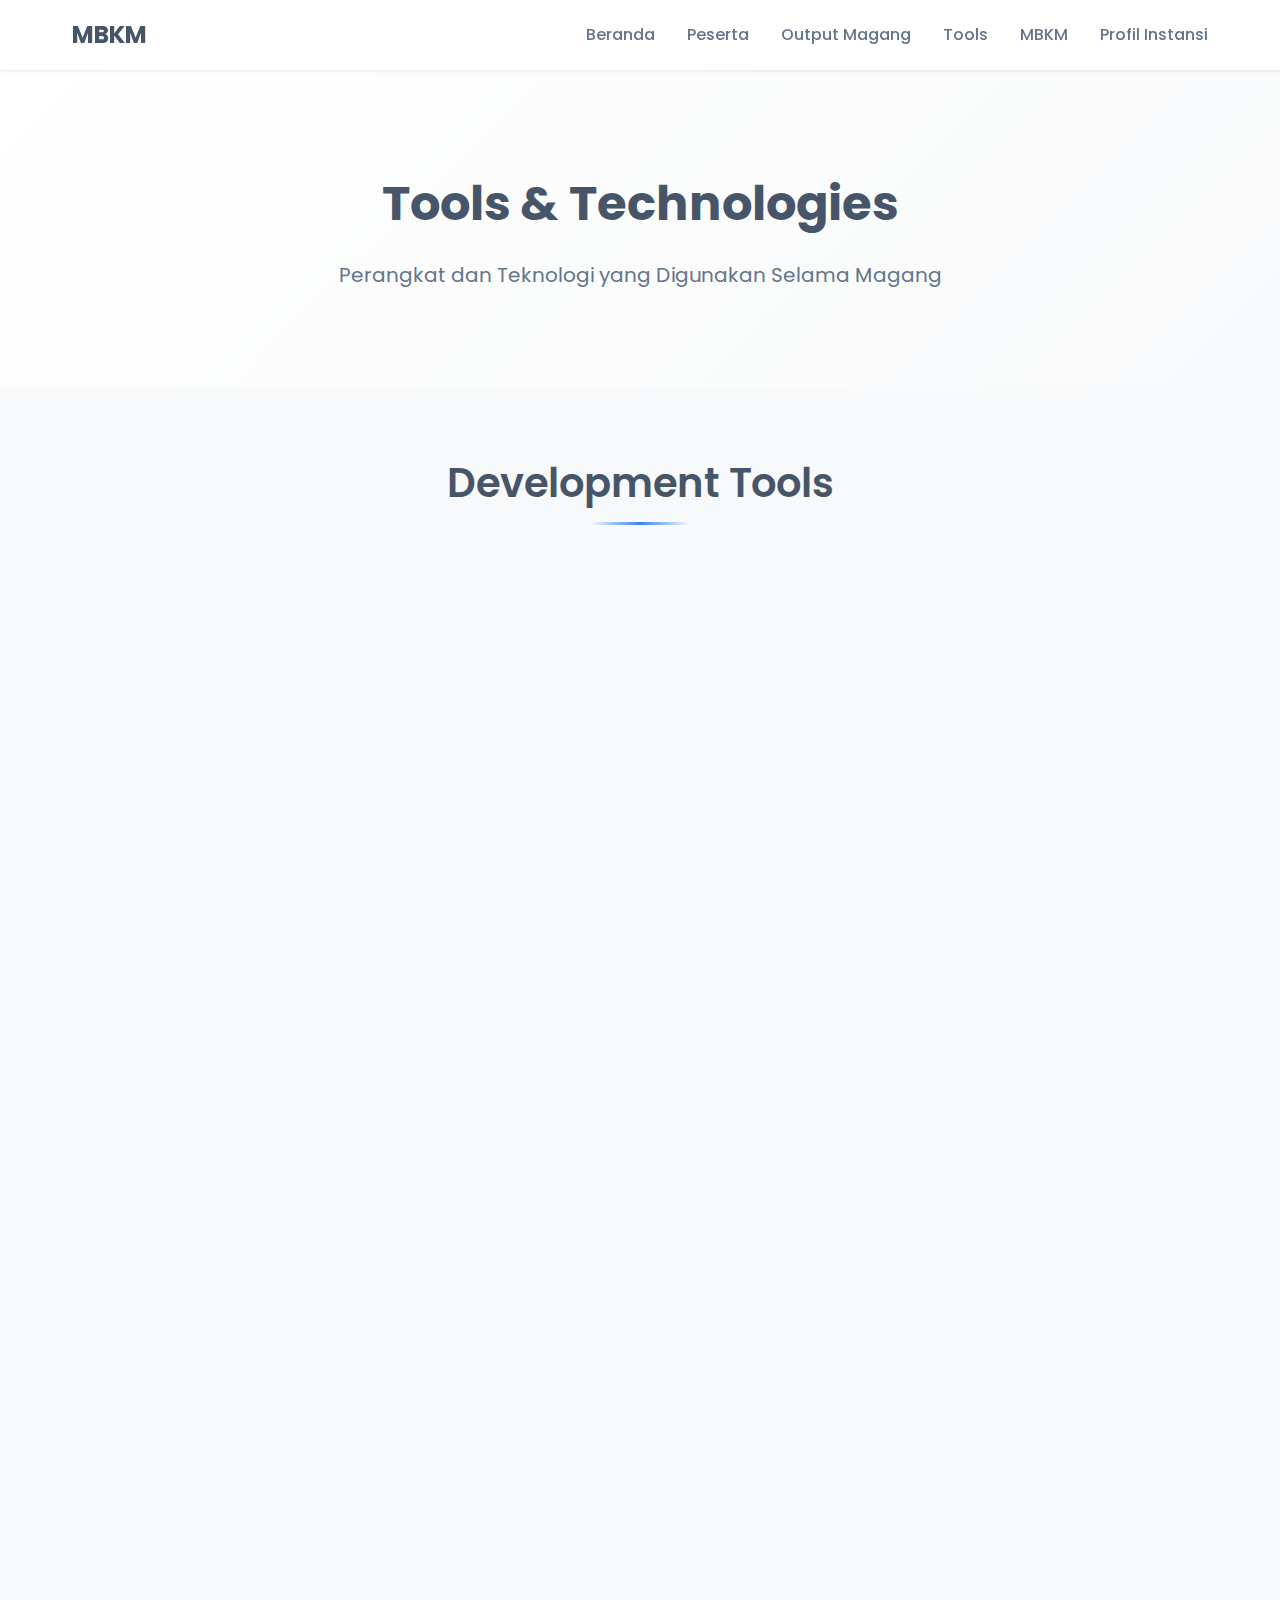
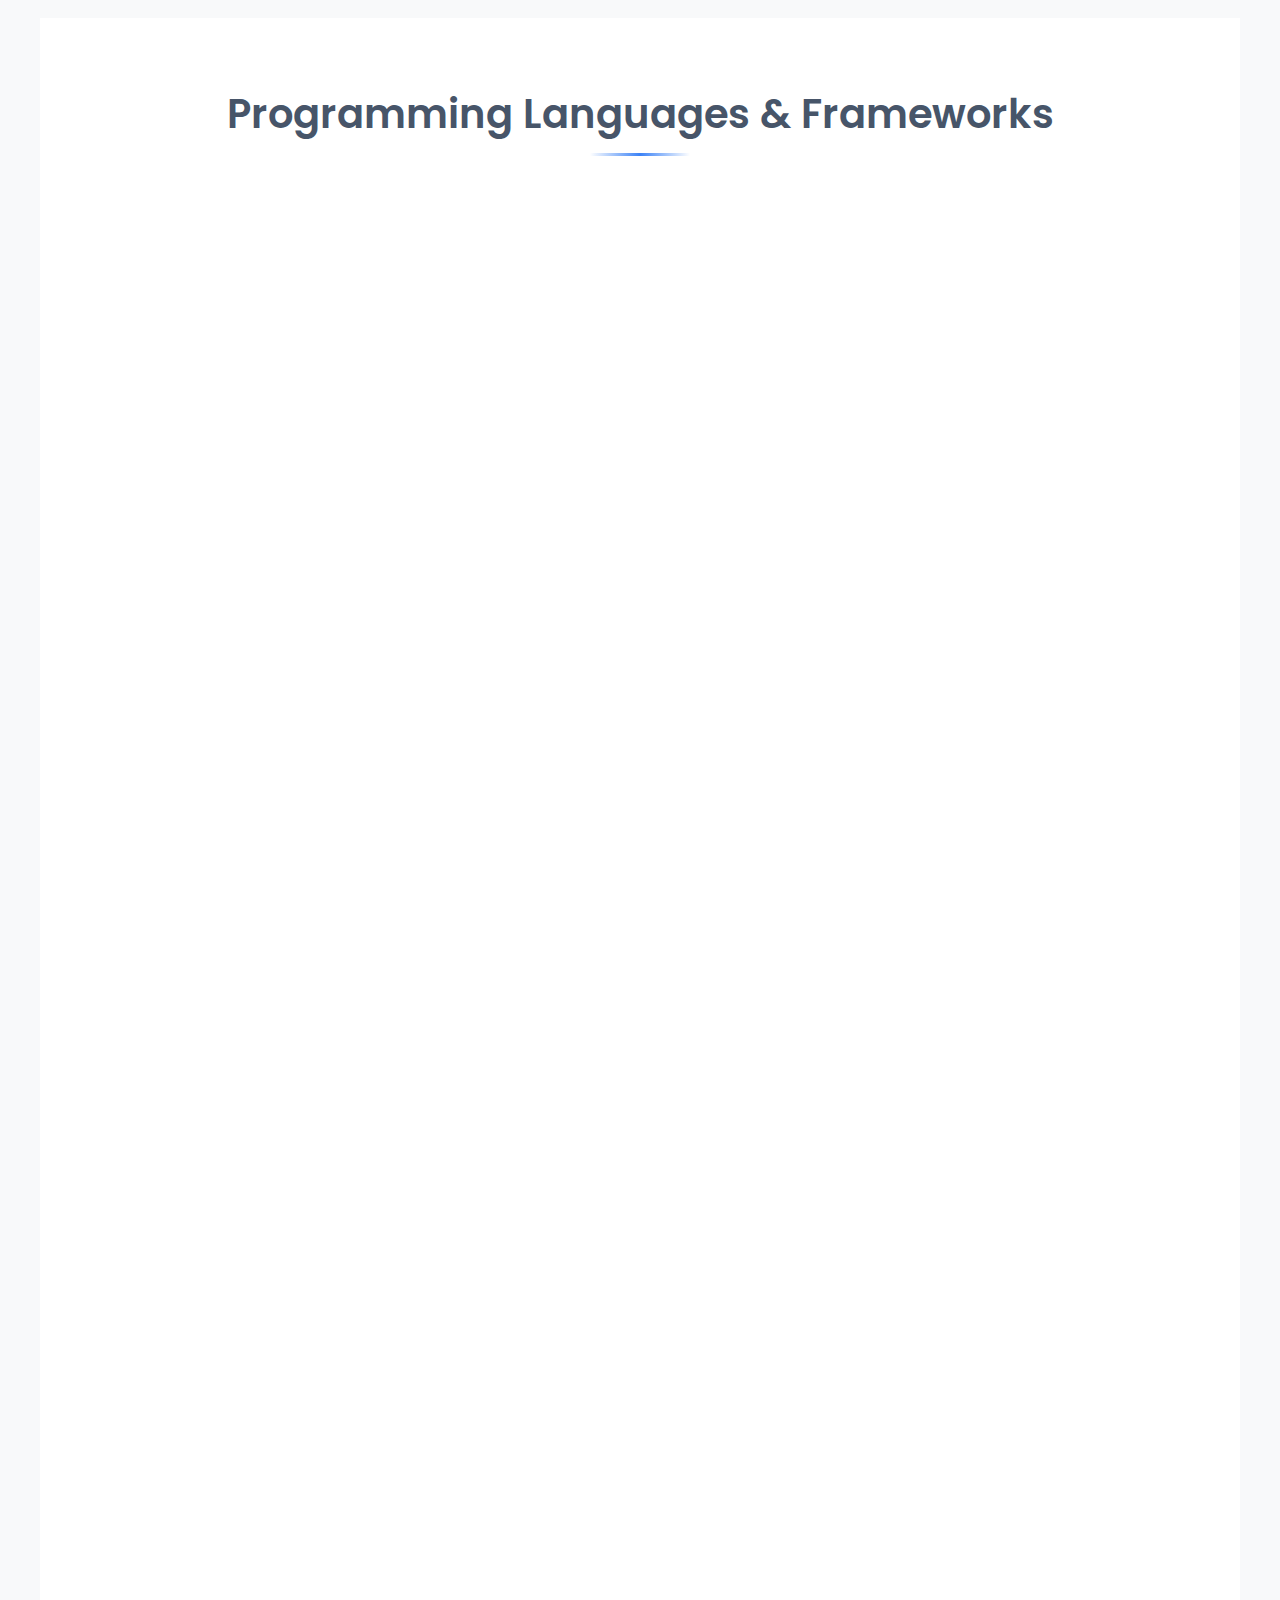
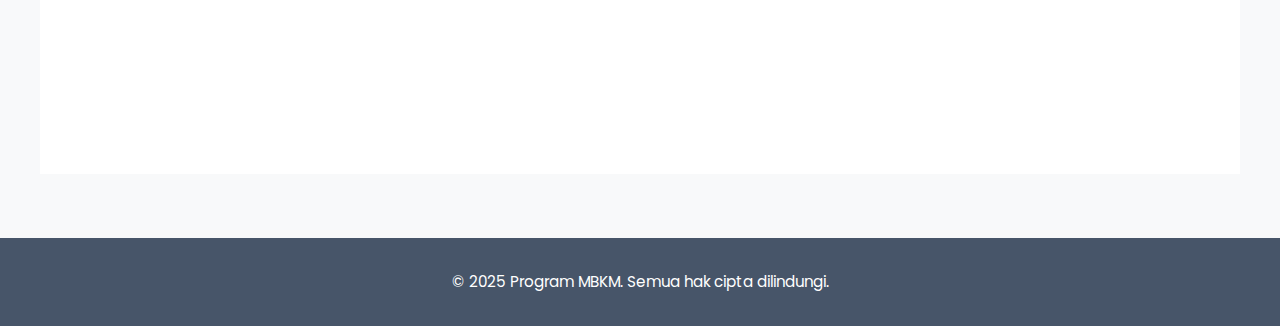
<file: tools.html>
<!DOCTYPE html>
<html lang="id">
<head>
    <meta charset="UTF-8">
    <meta name="viewport" content="width=device-width, initial-scale=1.0">
    <meta name="description" content="Tools & Technologies - Program Magang MBKM">
    <title>Tools & Technologies</title>
    <link rel="stylesheet" href="assets/css/style.css">
    <link rel="stylesheet" href="https://cdn.jsdelivr.net/npm/bootstrap-icons@1.11.1/font/bootstrap-icons.css">
</head>
<body>
    <!-- Navbar -->
    <nav class="navbar">
        <div class="navbar-container">
            <a href="index.html" class="navbar-logo">MBKM</a>
            
            <div class="navbar-toggle">
                <span></span>
                <span></span>
                <span></span>
            </div>

            <ul class="navbar-menu">
                <li class="navbar-item">
                    <a href="index.html" class="navbar-link">Beranda</a>
                </li>
                <li class="navbar-item dropdown">
                    <span class="navbar-link">Peserta</span>
                    <div class="dropdown-menu">
                        <a href="peserta-rahmi.html" class="dropdown-item">Rahmi Kemala Putri</a>
                        <a href="peserta-yunus.html" class="dropdown-item">Moch Yunus</a>
                    </div>
                </li>
                <li class="navbar-item">
                    <a href="output.html" class="navbar-link">Output Magang</a>
                </li>
                <li class="navbar-item">
                    <a href="tools.html" class="navbar-link">Tools</a>
                </li>
                <li class="navbar-item">
                    <a href="mbkm.html" class="navbar-link">MBKM</a>
                </li>
                <li class="navbar-item">
                    <a href="instansi.html" class="navbar-link">Profil Instansi</a>
                </li>
            </ul>
        </div>
    </nav>

    <!-- Hero Section -->
    <section class="hero">
        <div class="hero-content">
            <h1 class="hero-title">Tools & Technologies</h1>
            <p class="hero-subtitle">Perangkat dan Teknologi yang Digunakan Selama Magang</p>
        </div>
    </section>

    <!-- Development Tools Section -->
    <section class="section">
        <h2 class="section-title">Development Tools</h2>
        <div class="tools-grid-detail">
            <!-- VS Code -->
            <div class="tool-card">
                <div class="tool-icon">
                    <i class="bi bi-code-square" style="font-size: 4rem; color: #007ACC;"></i>
                </div>
                <h3 class="tool-title">Visual Studio Code</h3>
                <p class="tool-description">
                    Editor kode sumber yang ringan namun powerful dari Microsoft. VS Code mendukung debugging, 
                    Git control terintegrasi, syntax highlighting, intelligent code completion, snippets, 
                    dan code refactoring. Digunakan sebagai IDE utama untuk pengembangan aplikasi web dan mobile.
                </p>
            </div>

            <!-- Laragon -->
            <div class="tool-card">
                <div class="tool-icon">
                    <i class="bi bi-server" style="font-size: 4rem; color: #FF6C37;"></i>
                </div>
                <h3 class="tool-title">Laragon</h3>
                <p class="tool-description">
                    Environment pengembangan lokal yang mudah digunakan untuk PHP, Node.js, Python, dan lainnya. 
                    Laragon menyediakan Apache, MySQL, PHP, dan tools lainnya dalam satu paket. 
                    Digunakan untuk setup server lokal yang cepat dan efisien dalam pengembangan aplikasi berbasis Laravel dan PHP.
                </p>
            </div>

            <!-- XAMPP -->
            <div class="tool-card">
                <div class="tool-icon">
                    <i class="bi bi-database" style="font-size: 4rem; color: #FB7A24;"></i>
                </div>
                <h3 class="tool-title">XAMPP</h3>
                <p class="tool-description">
                    Paket server web yang terdiri dari Apache, MySQL, PHP, dan Perl. XAMPP memudahkan 
                    developer untuk membuat web server lokal untuk keperluan testing dan development. 
                    Digunakan untuk mengelola database MySQL dan menjalankan aplikasi PHP secara lokal.
                </p>
            </div>

            <!-- Android Studio -->
            <div class="tool-card">
                <div class="tool-icon">
                    <i class="bi bi-phone" style="font-size: 4rem; color: #3DDC84;"></i>
                </div>
                <h3 class="tool-title">Android Studio</h3>
                <p class="tool-description">
                    IDE resmi untuk pengembangan aplikasi Android yang dikembangkan oleh Google. 
                    Dilengkapi dengan emulator, code editor yang intelligent, dan tools untuk debugging dan testing. 
                    Digunakan untuk mengembangkan aplikasi mobile native Android dan Flutter.
                </p>
            </div>

            <!-- GitHub -->
            <div class="tool-card">
                <div class="tool-icon">
                    <i class="bi bi-github" style="font-size: 4rem; color: #181717;"></i>
                </div>
                <h3 class="tool-title">GitHub</h3>
                <p class="tool-description">
                    Platform version control dan kolaborasi berbasis Git untuk menyimpan dan mengelola kode project. 
                    Memudahkan kerja sama tim dengan fitur pull request, issue tracking, dan code review. 
                    Digunakan untuk version control, hosting repository, dan deployment aplikasi.
                </p>
            </div>
        </div>
    </section>

    <!-- Programming Languages Section -->
    <section class="section" style="background-color: var(--primary-white); padding: 4rem 2rem;">
        <div style="max-width: 1200px; margin: 0 auto;">
            <h2 class="section-title">Programming Languages & Frameworks</h2>
            <div class="tools-grid-detail">
                <!-- PHP -->
                <div class="tool-card">
                    <div class="tool-icon">
                        <i class="bi bi-filetype-php" style="font-size: 4rem; color: #777BB4;"></i>
                    </div>
                    <h3 class="tool-title">PHP</h3>
                    <p class="tool-description">
                        Bahasa pemrograman server-side yang populer untuk pengembangan web. PHP digunakan untuk 
                        membangun aplikasi web dinamis, mengelola database, dan membuat RESTful API. 
                        Sangat cocok untuk pengembangan web yang cepat dan scalable.
                    </p>
                </div>

                <!-- Laravel -->
                <div class="tool-card">
                    <div class="tool-icon">
                        <i class="bi bi-box-seam" style="font-size: 4rem; color: #FF2D20;"></i>
                    </div>
                    <h3 class="tool-title">Laravel</h3>
                    <p class="tool-description">
                        Framework PHP yang elegant dan powerful dengan syntax yang ekspresif. Laravel menyediakan 
                        tools untuk routing, authentication, sessions, caching, dan RESTful API. 
                        Digunakan untuk membangun aplikasi web enterprise dengan arsitektur MVC yang bersih.
                    </p>
                </div>

                <!-- JavaScript -->
                <div class="tool-card">
                    <div class="tool-icon">
                        <i class="bi bi-filetype-js" style="font-size: 4rem; color: #F7DF1E;"></i>
                    </div>
                    <h3 class="tool-title">JavaScript</h3>
                    <p class="tool-description">
                        Bahasa pemrograman yang versatile untuk pengembangan web front-end dan back-end. 
                        JavaScript memungkinkan pembuatan aplikasi web interaktif dan dinamis. 
                        Digunakan untuk manipulasi DOM, AJAX requests, dan logika client-side aplikasi.
                    </p>
                </div>

                <!-- CSS -->
                <div class="tool-card">
                    <div class="tool-icon">
                        <i class="bi bi-filetype-css" style="font-size: 4rem; color: #1572B6;"></i>
                    </div>
                    <h3 class="tool-title">CSS</h3>
                    <p class="tool-description">
                        Cascading Style Sheets untuk styling dan layout halaman web. CSS3 mendukung animasi, 
                        transitions, flexbox, dan grid untuk desain yang responsive dan modern. 
                        Digunakan untuk membuat tampilan website yang menarik dan user-friendly.
                    </p>
                </div>

                <!-- HTML -->
                <div class="tool-card">
                    <div class="tool-icon">
                        <i class="bi bi-filetype-html" style="font-size: 4rem; color: #E34F26;"></i>
                    </div>
                    <h3 class="tool-title">HTML</h3>
                    <p class="tool-description">
                        HyperText Markup Language sebagai fondasi struktur halaman web. HTML5 menyediakan 
                        semantic elements, multimedia support, dan API modern untuk aplikasi web. 
                        Digunakan sebagai backbone struktur semua halaman web dan aplikasi.
                    </p>
                </div>

                <!-- Dart -->
                <div class="tool-card">
                    <div class="tool-icon">
                        <i class="bi bi-phone-fill" style="font-size: 4rem; color: #0175C2;"></i>
                    </div>
                    <h3 class="tool-title">Dart</h3>
                    <p class="tool-description">
                        Bahasa pemrograman yang dioptimalkan untuk client, dikembangkan oleh Google. 
                        Dart adalah bahasa utama untuk Flutter framework. Menyediakan strong typing, 
                        async/await, dan compile ke native code untuk performa tinggi dalam pengembangan aplikasi mobile.
                    </p>
                </div>

                <!-- Python -->
                <div class="tool-card">
                    <div class="tool-icon">
                        <i class="bi bi-filetype-py" style="font-size: 4rem; color: #3776AB;"></i>
                    </div>
                    <h3 class="tool-title">Python</h3>
                    <p class="tool-description">
                        Bahasa pemrograman high-level yang mudah dipelajari dan powerful. Python digunakan untuk 
                        web development, data science, machine learning, automation, dan scripting. 
                        Syntax yang clean dan library yang extensive membuatnya ideal untuk berbagai proyek.
                    </p>
                </div>

                <!-- Kotlin -->
                <div class="tool-card">
                    <div class="tool-icon">
                        <i class="bi bi-code-slash" style="font-size: 4rem; color: #7F52FF;"></i>
                    </div>
                    <h3 class="tool-title">Kotlin</h3>
                    <p class="tool-description">
                        Bahasa pemrograman modern untuk Android development yang dikembangkan oleh JetBrains. 
                        Kotlin menawarkan syntax yang concise, null safety, dan interoperability penuh dengan Java. 
                        Digunakan sebagai bahasa utama untuk pengembangan aplikasi Android native dengan performa tinggi dan code yang lebih aman.
                    </p>
                </div>
            </div>
        </div>
    </section>

    <!-- Footer -->
    <footer class="footer">
        <p>&copy; 2025 Program MBKM. Semua hak cipta dilindungi.</p>
    </footer>

    <script src="assets/js/script.js"></script>
</body>
</html>
</file>
<file: assets/css/style.css>
/* Import Google Fonts */
@import url('https://fonts.googleapis.com/css2?family=Poppins:wght@300;400;500;600;700&display=swap');

/* ===== RESET & BASE STYLES ===== */
* {
    margin: 0;
    padding: 0;
    box-sizing: border-box;
}

:root {
    --primary-white: #ffffff;
    --soft-gray: #f8f9fa;
    --slate-blue: #64748b;
    --dark-slate: #475569;
    --light-slate: #94a3b8;
    --accent-blue: #3b82f6;
    --border-color: #e2e8f0;
    --shadow-sm: 0 1px 3px rgba(0, 0, 0, 0.1);
    --shadow-md: 0 4px 6px rgba(0, 0, 0, 0.1);
    --shadow-lg: 0 10px 25px rgba(0, 0, 0, 0.15);
}

body {
    font-family: 'Poppins', sans-serif;
    background-color: var(--soft-gray);
    color: var(--dark-slate);
    line-height: 1.6;
    overflow-x: hidden;
}

/* ===== NAVBAR ===== */
.navbar {
    position: sticky;
    top: 0;
    background-color: var(--primary-white);
    box-shadow: var(--shadow-sm);
    z-index: 1000;
    padding: 1rem 0;
    animation: slideDown 0.5s ease-out;
}

.navbar-container {
    max-width: 1200px;
    margin: 0 auto;
    padding: 0 2rem;
    display: flex;
    justify-content: space-between;
    align-items: center;
}

.navbar-logo {
    font-size: 1.5rem;
    font-weight: 700;
    color: var(--dark-slate);
    text-decoration: none;
    animation: fadeIn 0.8s ease-out;
    transition: transform 0.3s ease;
}

.navbar-logo:hover {
    transform: scale(1.05);
}

.navbar-menu {
    display: flex;
    list-style: none;
    gap: 2rem;
    align-items: center;
}

.navbar-item {
    position: relative;
    animation: fadeIn 0.8s ease-out;
    animation-fill-mode: both;
}

.navbar-item:nth-child(1) {
    animation-delay: 0.1s;
}

.navbar-item:nth-child(2) {
    animation-delay: 0.2s;
}

.navbar-item:nth-child(3) {
    animation-delay: 0.3s;
}

.navbar-item:nth-child(4) {
    animation-delay: 0.4s;
}

.navbar-item:nth-child(5) {
    animation-delay: 0.5s;
}

.navbar-link {
    text-decoration: none;
    color: var(--slate-blue);
    font-weight: 500;
    transition: color 0.3s ease;
    cursor: pointer;
    position: relative;
}

.navbar-link::after {
    content: '';
    position: absolute;
    width: 0;
    height: 2px;
    bottom: -5px;
    left: 50%;
    background-color: var(--accent-blue);
    transition: all 0.3s ease;
    transform: translateX(-50%);
}

.navbar-link:hover {
    color: var(--accent-blue);
}

.navbar-link:hover::after {
    width: 100%;
}

/* Dropdown Menu */
.dropdown {
    position: relative;
}

.dropdown-menu {
    position: absolute;
    top: 100%;
    left: 0;
    background-color: var(--primary-white);
    box-shadow: var(--shadow-md);
    border-radius: 8px;
    padding: 0.5rem 0;
    min-width: 200px;
    opacity: 0;
    visibility: hidden;
    transform: translateY(-10px);
    transition: all 0.3s ease-in-out;
    margin-top: 0.5rem;
}

.dropdown:hover .dropdown-menu {
    opacity: 1;
    visibility: visible;
    transform: translateY(0);
}

.dropdown-item {
    padding: 0.75rem 1.5rem;
    color: var(--slate-blue);
    text-decoration: none;
    display: block;
    transition: all 0.3s ease;
    position: relative;
    overflow: hidden;
}

.dropdown-item::before {
    content: '';
    position: absolute;
    left: 0;
    top: 0;
    height: 100%;
    width: 3px;
    background-color: var(--accent-blue);
    transform: scaleY(0);
    transition: transform 0.3s ease;
}

.dropdown-item:hover {
    background-color: var(--soft-gray);
    color: var(--accent-blue);
    padding-left: 2rem;
}

.dropdown-item:hover::before {
    transform: scaleY(1);
}

/* Mobile Menu Toggle */
.navbar-toggle {
    display: none;
    flex-direction: column;
    cursor: pointer;
}

.navbar-toggle span {
    width: 25px;
    height: 3px;
    background-color: var(--dark-slate);
    margin: 3px 0;
    transition: 0.3s;
}

/* ===== HERO SECTION ===== */
.hero {
    background: linear-gradient(135deg, var(--primary-white) 0%, var(--soft-gray) 100%);
    padding: 6rem 2rem;
    text-align: center;
    animation: fadeIn 1s ease-out;
}

.hero-content {
    max-width: 800px;
    margin: 0 auto;
}

.hero-title {
    font-size: 3rem;
    font-weight: 700;
    color: var(--dark-slate);
    margin-bottom: 1rem;
    animation: slideInLeft 0.8s ease-out;
}

.hero-subtitle {
    font-size: 1.25rem;
    color: var(--slate-blue);
    font-weight: 400;
    animation: slideInRight 0.8s ease-out 0.3s both;
}

/* ===== SECTION STYLES ===== */
.section {
    max-width: 1200px;
    margin: 4rem auto;
    padding: 0 2rem;
}

.section-title {
    text-align: center;
    font-size: 2.5rem;
    font-weight: 600;
    color: var(--dark-slate);
    margin-bottom: 3rem;
    animation: fadeInUp 0.8s ease-out;
    position: relative;
    display: inline-block;
    width: 100%;
}

.section-title::after {
    content: '';
    position: absolute;
    bottom: -10px;
    left: 50%;
    transform: translateX(-50%);
    width: 100px;
    height: 3px;
    background: linear-gradient(90deg, transparent, var(--accent-blue), transparent);
    animation: expandWidth 1s ease-out 0.5s both;
}

@keyframes expandWidth {
    from {
        width: 0;
    }

    to {
        width: 100px;
    }
}

/* ===== CARD GRID ===== */
.card-grid {
    display: grid;
    grid-template-columns: repeat(auto-fit, minmax(280px, 1fr));
    gap: 2rem;
    margin-bottom: 3rem;
}

.card {
    background-color: var(--primary-white);
    border-radius: 12px;
    padding: 2rem;
    text-align: center;
    box-shadow: var(--shadow-sm);
    transition: all 0.4s cubic-bezier(0.175, 0.885, 0.32, 1.275);
    cursor: pointer;
    opacity: 0;
    transform: translateY(30px) scale(0.95);
    animation: cardFadeIn 0.6s ease-out forwards;
}

.card:nth-child(1) {
    animation-delay: 0.2s;
}

.card:nth-child(2) {
    animation-delay: 0.4s;
}

.card:nth-child(3) {
    animation-delay: 0.6s;
}

.card:nth-child(4) {
    animation-delay: 0.8s;
}

.card:hover {
    transform: translateY(-12px) scale(1.02);
    box-shadow: var(--shadow-lg);
}

@keyframes cardFadeIn {
    to {
        opacity: 1;
        transform: translateY(0) scale(1);
    }
}

.card-img {
    width: 150px;
    height: 150px;
    border-radius: 50%;
    object-fit: cover;
    margin: 0 auto 1.5rem;
    border: 4px solid var(--soft-gray);
    transition: all 0.4s ease;
}

.card:hover .card-img {
    transform: scale(1.1) rotate(5deg);
    border-color: var(--accent-blue);
    box-shadow: 0 8px 20px rgba(59, 130, 246, 0.3);
}

.card-name {
    font-size: 1.5rem;
    font-weight: 600;
    color: var(--dark-slate);
    margin-bottom: 0.5rem;
}

.card-info {
    color: var(--slate-blue);
    font-size: 1rem;
    line-height: 1.8;
}

.card-link {
    text-decoration: none;
    color: inherit;
}

/* ===== PROFILE PAGE ===== */
.profile-header {
    background: linear-gradient(135deg, var(--primary-white) 0%, var(--soft-gray) 100%);
    padding: 4rem 2rem;
    text-align: center;
    animation: fadeIn 0.8s ease-out;
}

.profile-img {
    width: 200px;
    height: 200px;
    border-radius: 50%;
    object-fit: cover;
    margin: 0 auto 2rem;
    border: 5px solid var(--primary-white);
    box-shadow: var(--shadow-md);
    animation: zoomIn 0.8s ease-out;
    transition: transform 0.3s ease;
}

.profile-img:hover {
    transform: scale(1.05);
    box-shadow: 0 12px 30px rgba(0, 0, 0, 0.2);
}

@keyframes zoomIn {
    from {
        opacity: 0;
        transform: scale(0.5);
    }

    to {
        opacity: 1;
        transform: scale(1);
    }
}

.profile-name {
    font-size: 2.5rem;
    font-weight: 700;
    color: var(--dark-slate);
    margin-bottom: 1rem;
    min-height: 3rem;
}

.profile-info {
    font-size: 1.1rem;
    color: var(--slate-blue);
    line-height: 1.8;
    animation: fadeInUp 1s ease-out 0.5s both;
}

/* ===== ACCORDION (LOGBOOK) ===== */
.accordion {
    max-width: 1000px;
    margin: 0 auto;
}

.accordion-item {
    background-color: var(--primary-white);
    border-radius: 8px;
    margin-bottom: 1rem;
    box-shadow: var(--shadow-sm);
    overflow: hidden;
    opacity: 0;
    transform: translateX(-30px);
    animation: slideInLeft 0.6s ease-out forwards;
}

.accordion-item:nth-child(1) {
    animation-delay: 0.1s;
}

.accordion-item:nth-child(2) {
    animation-delay: 0.2s;
}

.accordion-item:nth-child(3) {
    animation-delay: 0.3s;
}

.accordion-item:nth-child(4) {
    animation-delay: 0.4s;
}

.accordion-item:nth-child(5) {
    animation-delay: 0.5s;
}

.accordion-header {
    padding: 1.5rem;
    cursor: pointer;
    display: flex;
    justify-content: space-between;
    align-items: center;
    transition: all 0.3s ease;
    position: relative;
}

.accordion-header::before {
    content: '';
    position: absolute;
    left: 0;
    top: 0;
    width: 4px;
    height: 0;
    background: linear-gradient(180deg, var(--accent-blue), var(--slate-blue));
    transition: height 0.3s ease;
}

.accordion-header:hover {
    background-color: var(--soft-gray);
    padding-left: 2rem;
}

.accordion-header:hover::before {
    height: 100%;
}

.accordion-title {
    font-size: 1.1rem;
    font-weight: 600;
    color: var(--dark-slate);
}

.accordion-icon {
    font-size: 1.5rem;
    color: var(--slate-blue);
    transition: all 0.4s cubic-bezier(0.68, -0.55, 0.265, 1.55);
}

.accordion-item.active .accordion-icon {
    transform: rotate(180deg) scale(1.2);
    color: var(--accent-blue);
}

.accordion-header:hover .accordion-icon {
    transform: scale(1.1);
    color: var(--accent-blue);
}

.accordion-content {
    max-height: 0;
    overflow: hidden;
    transition: max-height 0.3s ease-in-out;
}

.accordion-body {
    padding: 1.5rem;
    color: var(--slate-blue);
    line-height: 1.8;
    border-top: 1px solid var(--border-color);
}

/* ===== GALLERY GRID ===== */
.gallery-grid {
    display: grid;
    grid-template-columns: repeat(auto-fit, minmax(250px, 1fr));
    gap: 1.5rem;
}

.gallery-item {
    background-color: var(--primary-white);
    border-radius: 8px;
    overflow: hidden;
    box-shadow: var(--shadow-sm);
    transition: all 0.4s cubic-bezier(0.175, 0.885, 0.32, 1.275);
    opacity: 0;
    transform: scale(0.8) translateY(20px);
    animation: galleryFadeIn 0.6s ease-out forwards;
}

.gallery-item:nth-child(1) {
    animation-delay: 0.1s;
}

.gallery-item:nth-child(2) {
    animation-delay: 0.2s;
}

.gallery-item:nth-child(3) {
    animation-delay: 0.3s;
}

.gallery-item:nth-child(4) {
    animation-delay: 0.4s;
}

.gallery-item:nth-child(5) {
    animation-delay: 0.5s;
}

.gallery-item:nth-child(6) {
    animation-delay: 0.6s;
}

.gallery-item:hover {
    transform: scale(1.08) translateY(-5px);
    box-shadow: var(--shadow-lg);
}

@keyframes galleryFadeIn {
    to {
        opacity: 1;
        transform: scale(1) translateY(0);
    }
}

.gallery-img {
    width: 100%;
    height: 200px;
    object-fit: cover;
    transition: transform 0.4s ease;
}

.gallery-item:hover .gallery-img {
    transform: scale(1.1);
}

.gallery-caption {
    padding: 1rem;
    text-align: center;
    color: var(--slate-blue);
    font-size: 0.95rem;
}

/* ===== CONTENT PAGE ===== */
.content-section {
    max-width: 900px;
    margin: 4rem auto;
    padding: 3rem;
    background-color: var(--primary-white);
    border-radius: 12px;
    box-shadow: var(--shadow-sm);
    animation: fadeInUp 0.8s ease-out;
}

.content-section h1 {
    font-size: 2.5rem;
    font-weight: 700;
    color: var(--dark-slate);
    margin-bottom: 2rem;
    text-align: center;
    animation: slideInDown 0.8s ease-out;
}

.content-section h2 {
    font-size: 1.8rem;
    font-weight: 600;
    color: var(--dark-slate);
    margin: 2rem 0 1rem;
    position: relative;
    padding-left: 1rem;
}

.content-section h2::before {
    content: '';
    position: absolute;
    left: 0;
    top: 50%;
    transform: translateY(-50%);
    width: 4px;
    height: 0;
    background: var(--accent-blue);
    animation: growHeight 0.5s ease-out forwards;
}

@keyframes growHeight {
    to {
        height: 80%;
    }
}

.content-section p {
    color: var(--slate-blue);
    line-height: 1.8;
    margin-bottom: 1rem;
    animation: fadeIn 1s ease-out;
}

.content-section ul {
    margin-left: 2rem;
    color: var(--slate-blue);
    animation: fadeInUp 0.8s ease-out;
}

.content-section li {
    margin-bottom: 0.5rem;
    position: relative;
    padding-left: 0.5rem;
    transition: all 0.3s ease;
}

.content-section li:hover {
    padding-left: 1rem;
    color: var(--accent-blue);
}

/* ===== FOOTER ===== */
.footer {
    background-color: var(--dark-slate);
    color: var(--primary-white);
    text-align: center;
    padding: 2rem;
    margin-top: 4rem;
    animation: fadeIn 1.5s ease-out;
}

.footer p {
    font-size: 0.95rem;
    animation: fadeInUp 1s ease-out 0.5s both;
}

/* ===== RESPONSIVE DESIGN ===== */
@media (max-width: 768px) {
    .navbar-menu {
        position: fixed;
        left: -100%;
        top: 70px;
        flex-direction: column;
        background-color: var(--primary-white);
        width: 100%;
        text-align: center;
        transition: 0.3s;
        box-shadow: var(--shadow-md);
        padding: 2rem 0;
        gap: 1rem;
    }

    .navbar-menu.active {
        left: 0;
    }

    .navbar-toggle {
        display: flex;
    }

    .dropdown-menu {
        position: static;
        opacity: 1;
        visibility: visible;
        transform: none;
        box-shadow: none;
        display: none;
    }

    .dropdown.active .dropdown-menu {
        display: block;
    }

    .hero-title {
        font-size: 2rem;
    }

    .hero-subtitle {
        font-size: 1rem;
    }

    .section-title {
        font-size: 2rem;
    }

    .card-grid {
        grid-template-columns: 1fr;
    }
}

/* ===== TOOLS GRID DETAIL ===== */
.tools-grid-detail {
    display: grid;
    grid-template-columns: repeat(auto-fit, minmax(320px, 1fr));
    gap: 2rem;
    max-width: 1200px;
    margin: 0 auto;
}

.tool-card {
    background-color: var(--primary-white);
    border-radius: 12px;
    padding: 2rem;
    box-shadow: var(--shadow-sm);
    transition: all 0.3s ease-in-out;
    border: 1px solid var(--border-color);
    opacity: 0;
    transform: translateY(30px);
    animation: fadeInUp 0.6s ease-out forwards;
}

.tool-card:nth-child(1) {
    animation-delay: 0.1s;
}

.tool-card:nth-child(2) {
    animation-delay: 0.2s;
}

.tool-card:nth-child(3) {
    animation-delay: 0.3s;
}

.tool-card:nth-child(4) {
    animation-delay: 0.4s;
}

.tool-card:nth-child(5) {
    animation-delay: 0.5s;
}

.tool-card:nth-child(6) {
    animation-delay: 0.6s;
}

.tool-card:nth-child(7) {
    animation-delay: 0.7s;
}

.tool-card:hover {
    transform: translateY(-8px);
    box-shadow: var(--shadow-lg);
    border-color: var(--accent-blue);
}

@keyframes fadeInUp {
    to {
        opacity: 1;
        transform: translateY(0);
    }
}

.tool-icon {
    text-align: center;
    margin-bottom: 1.5rem;
}

.tool-icon i {
    transition: transform 0.3s ease;
    display: inline-block;
    animation: bounceIn 0.8s ease-out;
}

.tool-card:hover .tool-icon i {
    transform: scale(1.1) rotate(5deg);
}

@keyframes bounceIn {
    0% {
        opacity: 0;
        transform: scale(0.3);
    }

    50% {
        opacity: 1;
        transform: scale(1.05);
    }

    70% {
        transform: scale(0.9);
    }

    100% {
        transform: scale(1);
    }
}

.tool-title {
    font-size: 1.5rem;
    font-weight: 600;
    color: var(--dark-slate);
    margin-bottom: 1rem;
    text-align: center;
}

.tool-description {
    color: var(--slate-blue);
    line-height: 1.8;
    text-align: justify;
    font-size: 0.95rem;
}

/* ===== TYPING EFFECT ===== */
.typing-effect {
    /* Cursor removed - no blinking effect */
}

/* ===== KEYFRAMES ANIMATIONS ===== */
@keyframes fadeIn {
    from {
        opacity: 0;
    }

    to {
        opacity: 1;
    }
}

@keyframes fadeInUp {
    from {
        opacity: 0;
        transform: translateY(30px);
    }

    to {
        opacity: 1;
        transform: translateY(0);
    }
}

@keyframes slideDown {
    from {
        opacity: 0;
        transform: translateY(-100%);
    }

    to {
        opacity: 1;
        transform: translateY(0);
    }
}

@keyframes slideInLeft {
    from {
        opacity: 0;
        transform: translateX(-50px);
    }

    to {
        opacity: 1;
        transform: translateX(0);
    }
}

@keyframes slideInRight {
    from {
        opacity: 0;
        transform: translateX(50px);
    }

    to {
        opacity: 1;
        transform: translateX(0);
    }
}

@keyframes slideInDown {
    from {
        opacity: 0;
        transform: translateY(-30px);
    }

    to {
        opacity: 1;
        transform: translateY(0);
    }
}

/* ===== IMAGE SLIDER STYLES ===== */
.image-slider {
    position: relative;
    width: 100%;
    height: 0;
    padding-bottom: 75%; /* 4:3 aspect ratio */
    overflow: hidden;
}

.slider-container {
    position: absolute;
    top: 0;
    left: 0;
    width: 100%;
    height: 100%;
    display: flex;
    transition: transform 0.5s ease-in-out;
}

.slider-image {
    min-width: 100%;
    height: 100%;
    object-fit: contain;
    background-color: #f8f9fa;
}

.slider-btn {
    position: absolute;
    top: 50%;
    transform: translateY(-50%);
    background-color: rgba(0, 0, 0, 0.5);
    color: white;
    border: none;
    padding: 12px 16px;
    cursor: pointer;
    font-size: 18px;
    border-radius: 50%;
    transition: background-color 0.3s ease;
    z-index: 10;
}

.slider-btn:hover {
    background-color: rgba(0, 0, 0, 0.8);
}

.slider-btn.prev {
    left: 10px;
}

.slider-btn.next {
    right: 10px;
}

.slider-dots {
    position: absolute;
    bottom: 10px;
    left: 50%;
    transform: translateX(-50%);
    display: flex;
    gap: 8px;
    z-index: 10;
}

.slider-dot {
    width: 10px;
    height: 10px;
    border-radius: 50%;
    background-color: rgba(255, 255, 255, 0.5);
    cursor: pointer;
    transition: background-color 0.3s ease;
}

.slider-dot.active {
    background-color: rgba(255, 255, 255, 1);
}
</file>
